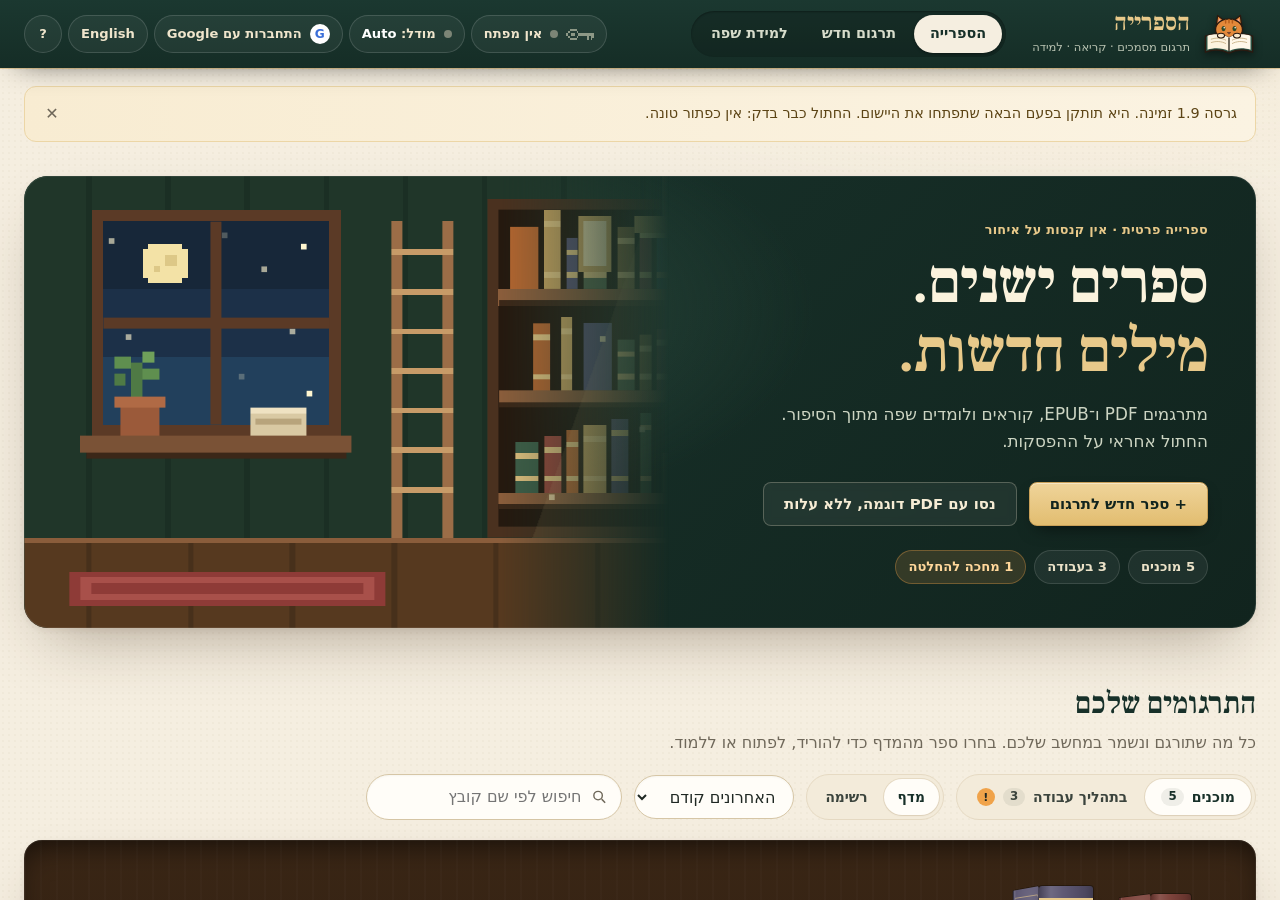
<file: index.html>
<!doctype html>
<html lang="he" dir="rtl">
<head>
<meta charset="utf-8">
<meta name="viewport" content="width=device-width, initial-scale=1">
<title>הספרייה</title>
<meta http-equiv="refresh" content="0; url=design/pixel-library/library.html">
</head>
<body>
<p><a href="design/pixel-library/library.html">לספרייה</a> · <a href="design/pixel-library/library-en.html">English</a> · <a href="design/pixel-library/index.html">אבות הטיפוס המוקדמים</a></p>
</body>
</html>
</file>
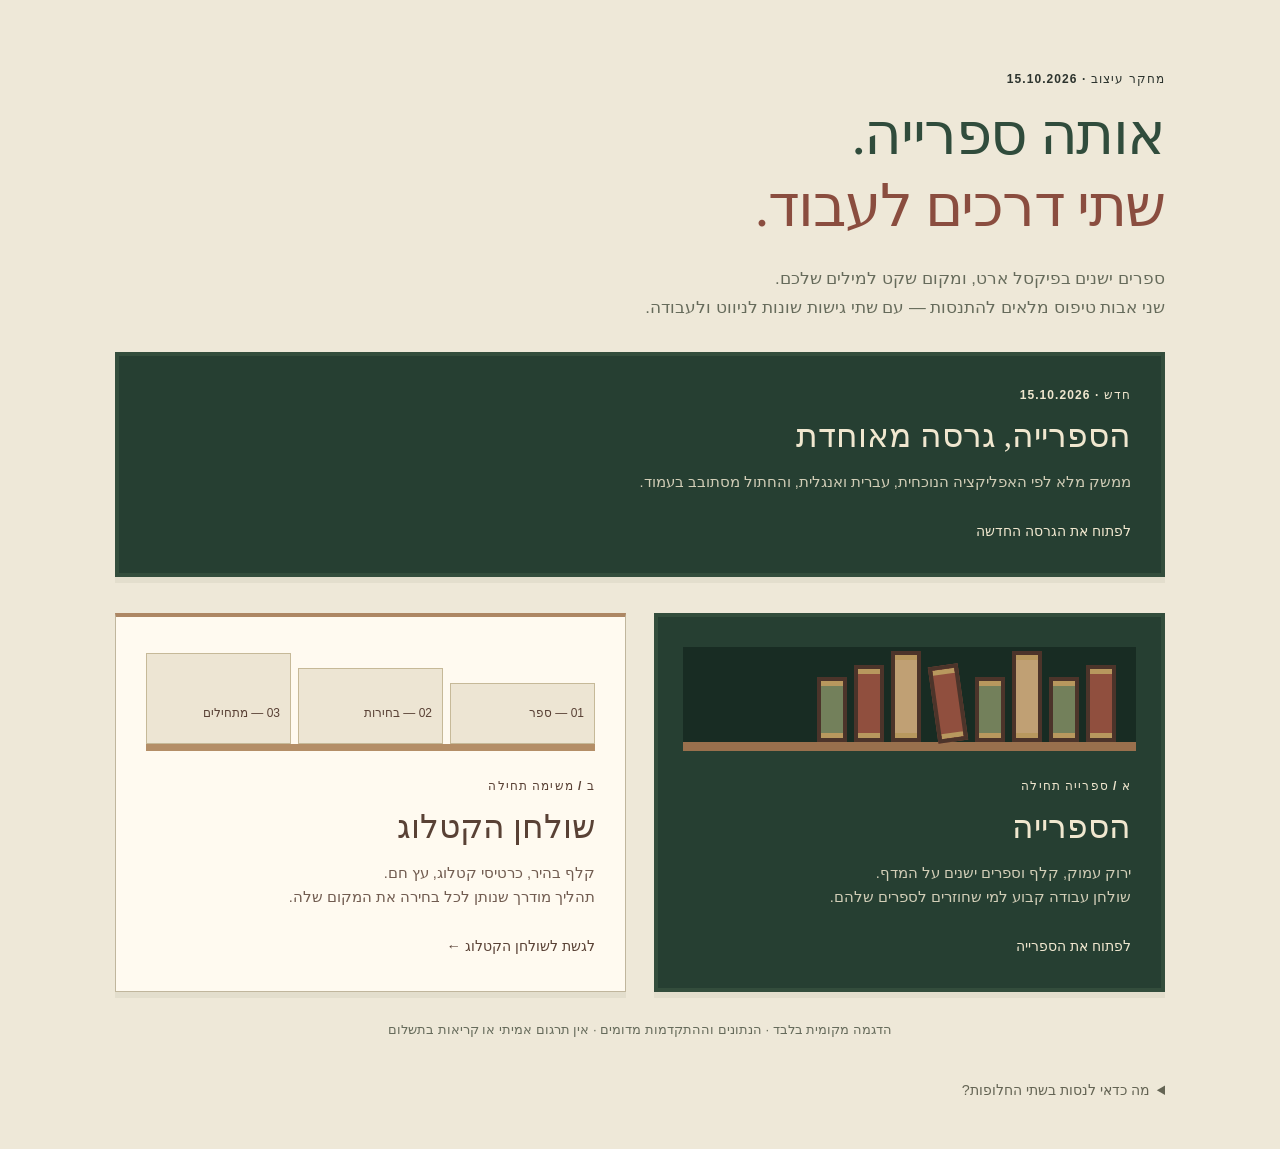
<file: design/pixel-library/index.html>
<!doctype html>
<html lang="he" dir="rtl"><head><meta charset="utf-8"><meta name="viewport" content="width=device-width, initial-scale=1"><title>שתי דרכים להיכנס לספרייה</title><link rel="stylesheet" href="styles.css"></head><body class="comparison"><main><span class="eyebrow">מחקר עיצוב · 15.10.2026</span><h1>אותה ספרייה.<br><em>שתי דרכים לעבוד.</em></h1><p class="intro">ספרים ישנים בפיקסל ארט, ומקום שקט למילים שלכם.<br>שני אבות טיפוס מלאים להתנסות — עם שתי גישות שונות לניווט ולעבודה.</p><a href="library.html" class="concept concept-a" style="display:block;margin:30px 0 0"><span class="eyebrow">חדש · 15.10.2026</span><h2>הספרייה, גרסה מאוחדת</h2><p>ממשק מלא לפי האפליקציה הנוכחית, עברית ואנגלית, והחתול מסתובב בעמוד.</p><span class="concept-link">לפתוח את הגרסה החדשה</span></a><div class="compare-grid"><a href="a.html" class="concept concept-a"><div class="mini-shelf" aria-hidden="true"><i></i><i></i><i></i><i></i><i></i><i></i><i></i><i></i></div><span class="eyebrow">א / ספרייה תחילה</span><h2>הספרייה</h2><p>ירוק עמוק, קלף וספרים ישנים על המדף.<br>שולחן עבודה קבוע למי שחוזרים לספרים שלהם.</p><span class="concept-link">לפתוח את הספרייה</span></a><a href="b.html" class="concept concept-b"><div class="mini-catalog" aria-hidden="true"><span>01 — ספר</span><span>02 — בחירות</span><span>03 — מתחילים</span></div><span class="eyebrow">ב / משימה תחילה</span><h2>שולחן הקטלוג</h2><p>קלף בהיר, כרטיסי קטלוג, עץ חם.<br>תהליך מודרך שנותן לכל בחירה את המקום שלה.</p><span class="concept-link">לגשת לשולחן הקטלוג ←</span></a></div><p class="demo-note">הדגמה מקומית בלבד · הנתונים וההתקדמות מדומים · אין תרגום אמיתי או קריאות בתשלום</p><details class="comparison-notes"><summary>מה כדאי לנסות בשתי החלופות?</summary><p>מצאו ספר בספרייה, בחרו קובץ או דוגמה, שנו רמת בדיקה ותקציב מדויק, הפעילו הדמיה ועצרו אותה, ערכו טיוטה והורידו דוגמה. עברו ללמידה ובחרו שפה, מאמץ ופרק. כל שינוי נשמר בזיכרון החלון עד לרענון.</p></details></main></body></html>
</file>
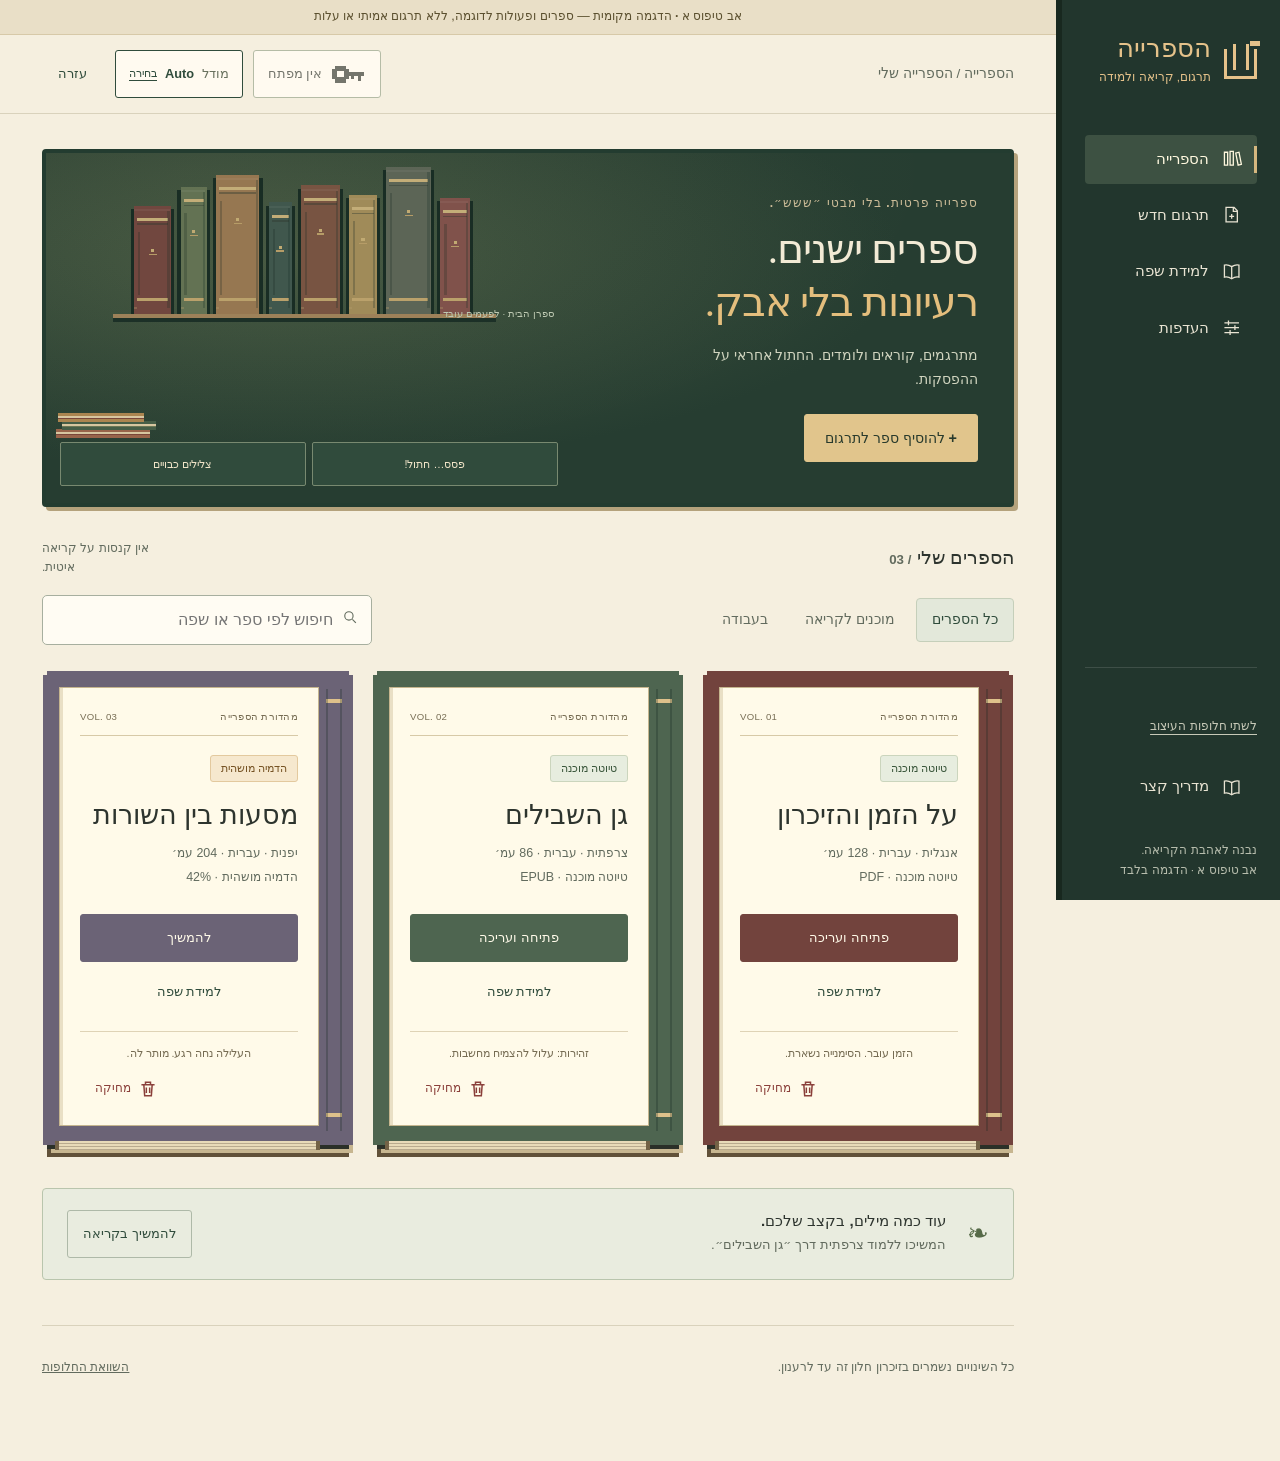
<file: design/pixel-library/a.html>
<!doctype html>
<html lang="he" dir="rtl"><head><meta charset="utf-8"><meta name="viewport" content="width=device-width, initial-scale=1"><meta name="color-scheme" content="light"><title>הספרייה · תרגום וקריאה</title><link rel="stylesheet" href="styles.css"><link rel="stylesheet" href="reading-room.css"><link rel="stylesheet" href="library-workbench.css"><link rel="stylesheet" href="library-motion.css"><script defer src="app.js"></script><script defer src="reading-room.js"></script><script defer src="library-workbench.js"></script><script defer src="library-motion.js"></script></head><body data-design="a"><a class="skip" href="#main">דילוג לתוכן</a><div id="app"></div><div id="announcer" class="sr-only" role="status" aria-live="polite"></div><div id="toast" class="toast" role="status" hidden></div><dialog id="modal" aria-labelledby="modal-title"></dialog><noscript>יש להפעיל JavaScript כדי להתנסות באב הטיפוס.</noscript></body></html>
</file>
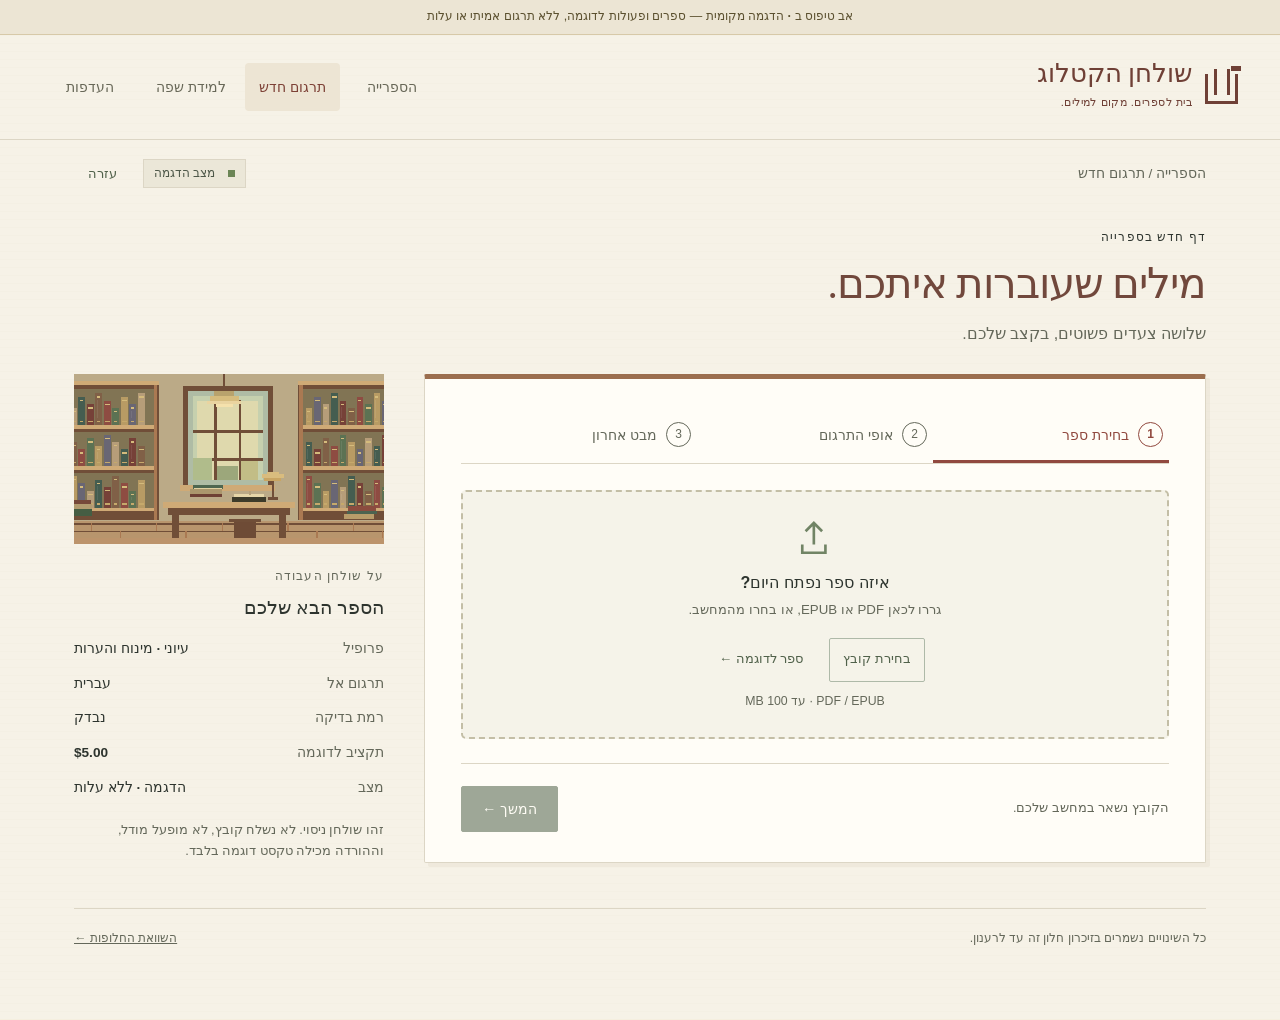
<file: design/pixel-library/b.html>
<!doctype html>
<html lang="he" dir="rtl"><head><meta charset="utf-8"><meta name="viewport" content="width=device-width, initial-scale=1"><meta name="color-scheme" content="light"><title>שולחן הקטלוג · אב טיפוס ב</title><link rel="stylesheet" href="styles.css"><script defer src="app.js"></script></head><body data-design="b"><a class="skip" href="#main">דילוג לתוכן</a><div id="app"></div><div id="announcer" class="sr-only" role="status" aria-live="polite"></div><div id="toast" class="toast" role="status" hidden></div><dialog id="modal" aria-labelledby="modal-title"></dialog><noscript>יש להפעיל JavaScript כדי להתנסות באב הטיפוס.</noscript></body></html>
</file>
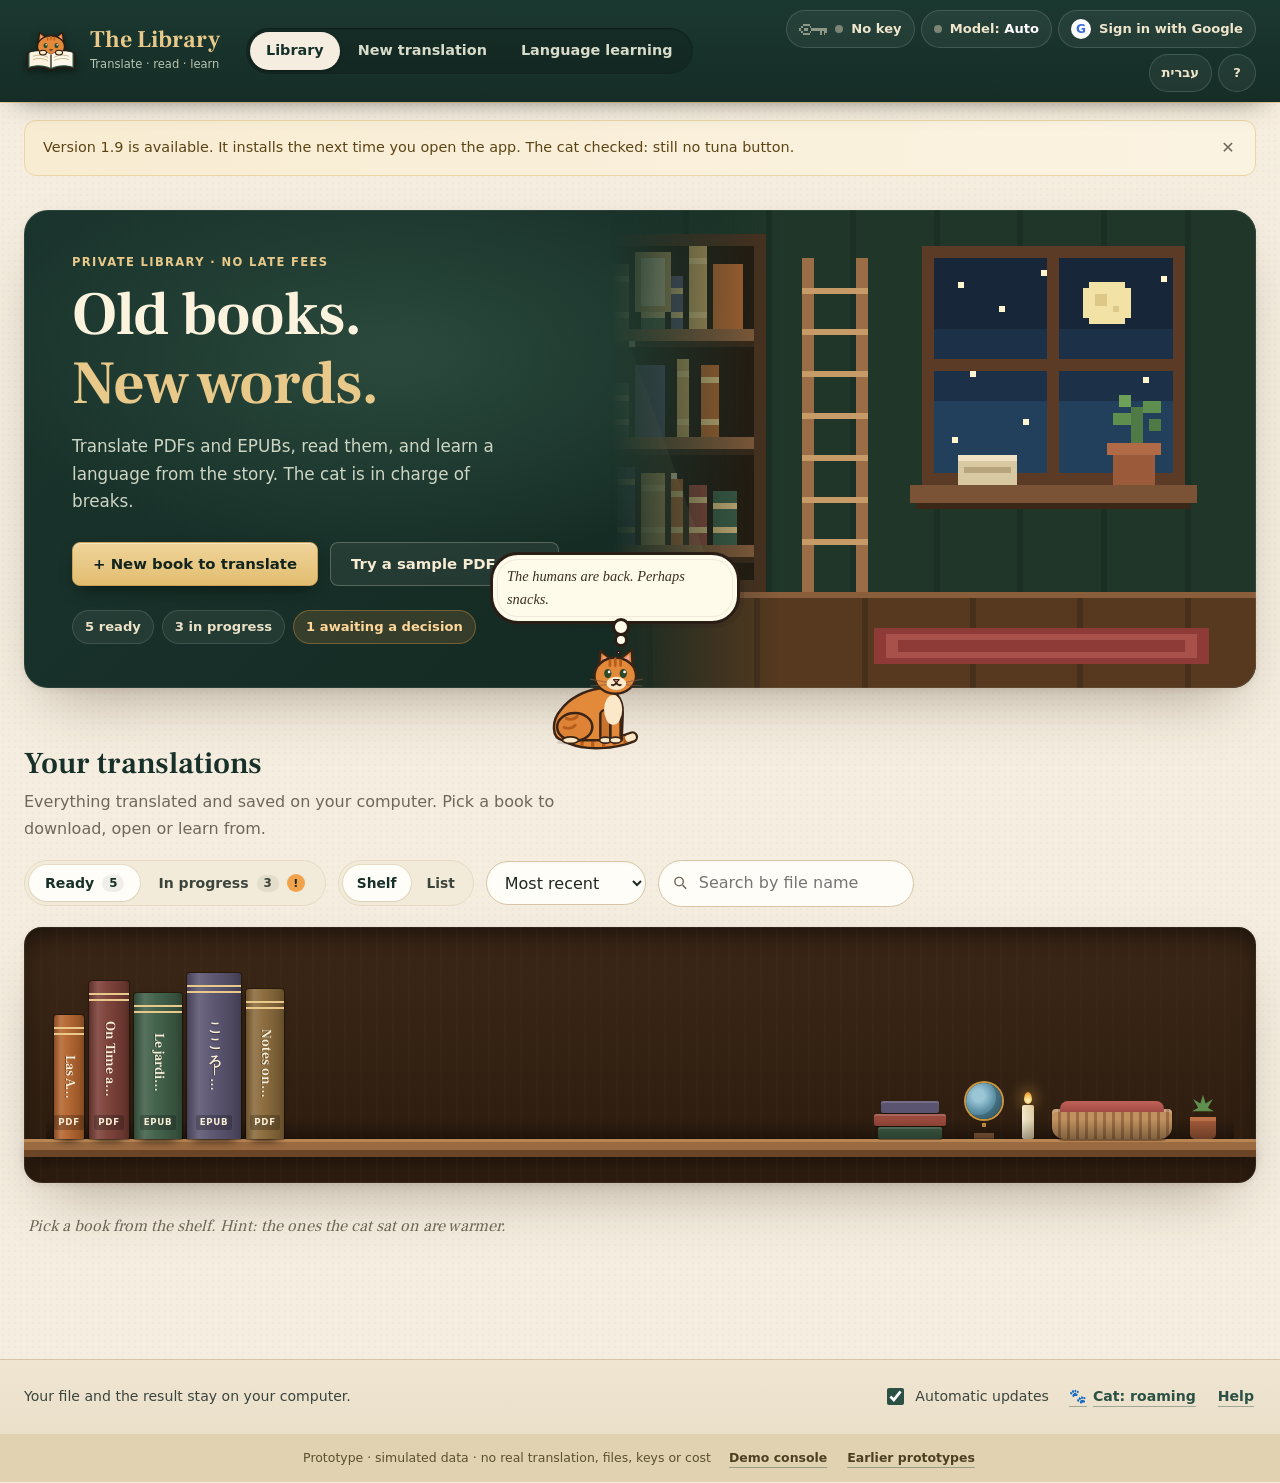
<file: design/pixel-library/library-en.html>
<!doctype html>
<html lang="en" dir="ltr" data-start-lang="en"><head><meta charset="utf-8"><meta name="viewport" content="width=device-width, initial-scale=1"><meta name="color-scheme" content="light"><title>The Library · translate, read, learn</title>
<link rel="stylesheet" href="library-app.css"><link rel="stylesheet" href="library-cat.css">
<script defer src="library-cat.js"></script><script defer src="library-app.js"></script></head>
<body><div id="app"></div><div id="announcer" class="sr-only" role="status" aria-live="polite"></div><div id="toasts" aria-live="polite"></div><dialog id="modal" aria-labelledby="modal-title"></dialog><noscript>יש להפעיל JavaScript. · Please enable JavaScript.</noscript></body></html>
</file>
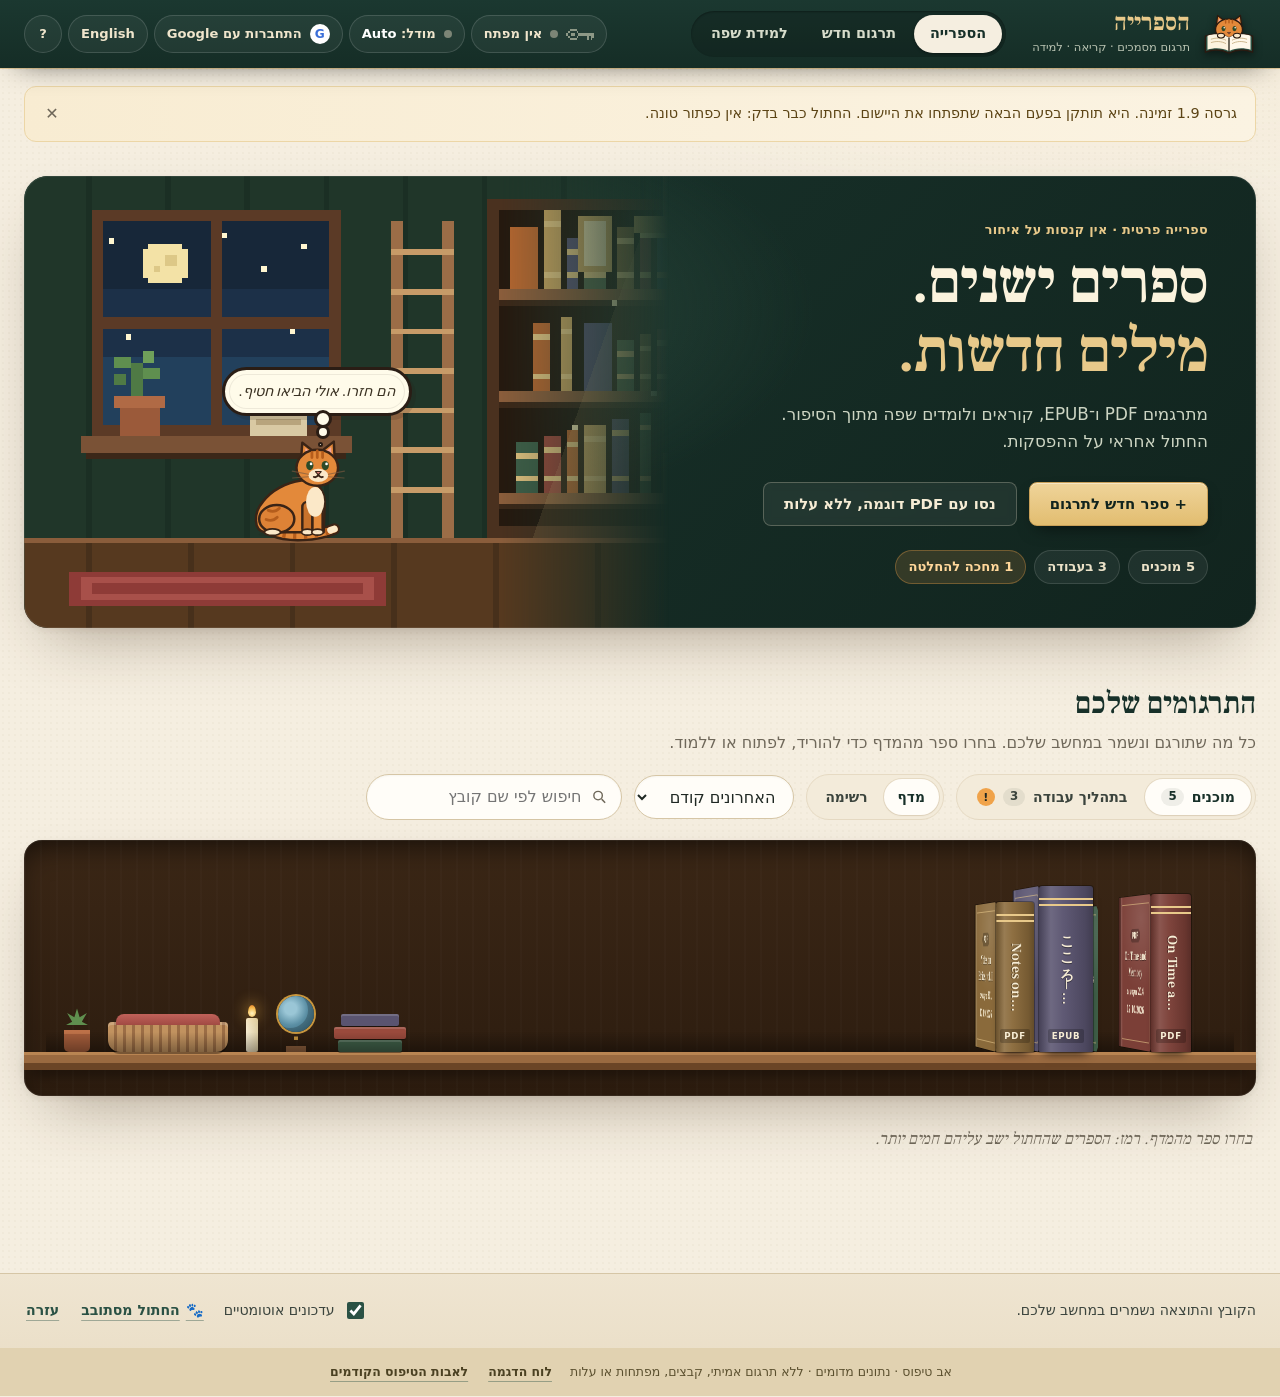
<file: design/pixel-library/library.html>
<!doctype html>
<html lang="he" dir="rtl"><head><meta charset="utf-8"><meta name="viewport" content="width=device-width, initial-scale=1"><meta name="color-scheme" content="light"><title>הספרייה · תרגום, קריאה ולמידה</title>
<link rel="stylesheet" href="library-app.css"><link rel="stylesheet" href="library-cat.css">
<script defer src="library-cat.js"></script><script defer src="library-app.js"></script></head>
<body><div id="app"></div><div id="announcer" class="sr-only" role="status" aria-live="polite"></div><div id="toasts" aria-live="polite"></div><dialog id="modal" aria-labelledby="modal-title"></dialog><noscript>יש להפעיל JavaScript. · Please enable JavaScript.</noscript></body></html>
</file>
<file: design/pixel-library/styles.css>
/* Original, dependency-free pixel library prototypes. Art is code-native SVG/CSS. */
:root{--paper:#f5efdf;--surface:#fffcf3;--ink:#2d342e;--muted:#626b5e;--line:#d9d2bc;--green:#304c3c;--accent:#8d403c;--gold:#c3a66e;--shadow:0 5px 0 #262a2110;font-family:"Segoe UI",Arial,sans-serif;font-size:16px;color:var(--ink);background:var(--paper);line-height:1.6;font-synthesis:none}
*{box-sizing:border-box}body{margin:0}button,input,textarea,select{font:inherit}button,a,input,textarea,summary{ -webkit-tap-highlight-color:transparent}button{cursor:pointer}button:disabled{cursor:default;opacity:.55}button,a{touch-action:manipulation}a{color:inherit}button{color:inherit}button:focus-visible,a:focus-visible,input:focus-visible,textarea:focus-visible,summary:focus-visible{outline:3px solid #b65d2e;outline-offset:4px}h1,h2,h3,p{margin:0}h1,h2,h3{line-height:1.3}h1{font-family:Georgia,"Noto Serif Hebrew","Times New Roman",serif;font-size:clamp(2.1rem,4vw,3.3rem);font-weight:500;letter-spacing:-.025em}h2{font-size:1.4rem;font-weight:650}h3{font-size:1.05rem}p{line-height:1.7}small,.small{font-size:.83rem}input[type=search],input[type=text],input[type=number],textarea{width:100%;border:1px solid #a7af9f;border-radius:5px;background:var(--surface);padding:11px 13px;min-height:46px;color:var(--ink)}input[type=range]{width:100%;height:44px;accent-color:var(--green);cursor:pointer}input[type=radio],input[type=checkbox]{accent-color:var(--green);width:18px;height:18px;flex:none}textarea{min-height:150px;resize:vertical;line-height:1.9}fieldset{border:0;padding:0;margin:0;min-width:0}legend{font-weight:650;padding:0;margin-bottom:10px}label{display:block}button{border:0;background:none}hr{border:0;border-top:1px solid var(--line);margin:22px 0}[hidden]{display:none!important}.sr-only{position:absolute;width:1px;height:1px;overflow:hidden;clip:rect(0,0,0,0);white-space:nowrap}.skip{position:fixed;top:-100px;right:20px;padding:12px 20px;background:#fff;z-index:100}.skip:focus{top:10px}.muted{color:var(--muted)}.eyebrow{font-size:.75rem;font-weight:700;letter-spacing:.09em;display:block;margin-bottom:10px}.pill{display:inline-flex;align-items:center;gap:7px;padding:4px 10px;border-radius:3px;border:1px solid var(--line);font-size:.76rem;font-weight:600;background:#ebe7d8;color:#4e5849;white-space:nowrap}.pill.ready{background:#e7eddf;color:#3b573c;border-color:#cbd5bd}.pill.warning{background:#f6e8ce;color:#765324;border-color:#e3c99e}.btn{display:inline-flex;align-items:center;justify-content:center;gap:10px;min-height:46px;padding:11px 20px;border:1px solid var(--green);border-radius:4px;background:var(--green);color:#fffdf4;text-decoration:none;font-weight:600;font-size:.9rem;line-height:1.4}.btn:hover{background:#243c2e}.btn.secondary{background:transparent;color:var(--green);border-color:#aeb9a8}.btn.secondary:hover{background:#e8ecdf}.btn.ghost{border-color:transparent;background:none;color:var(--green)}.btn.ghost:hover{background:#e4e8dc}.btn.small{font-size:.82rem;min-height:44px;padding:9px 13px}.btn.accent{background:var(--accent);border-color:var(--accent)}.row{display:flex;align-items:center;gap:12px;flex-wrap:wrap}.between{justify-content:space-between}.stack{display:grid;gap:20px}.panel{background:var(--surface);border:1px solid var(--line);border-radius:6px;padding:26px;box-shadow:var(--shadow)}.panel>h2{margin-bottom:14px}.page-heading{display:flex;justify-content:space-between;align-items:end;gap:20px;margin:0 0 27px}.page-heading p{margin-top:9px;color:var(--muted)}.section-title{display:flex;align-items:center;justify-content:space-between;gap:12px;margin:30px 0 18px}.section-title h2{font-size:1.2rem}.demo-bar{font-size:.78rem;text-align:center;background:#e9dfc7;color:#5b502f;padding:7px 14px;border-bottom:1px solid #d7c9a8}.demo-bar b{font-weight:650}.brand{text-decoration:none;display:flex;align-items:center;gap:13px}.brand strong{font-family:Georgia,"Times New Roman",serif;font-size:1.6rem;font-weight:500;display:block;line-height:1.1}.brand small{font-size:.7rem;letter-spacing:.04em}.logo-pixel{width:33px;height:30px;display:inline-block;position:relative;border:3px solid currentColor;border-top:0;margin-top:5px}.logo-pixel:before{content:"";position:absolute;top:-5px;right:5px;width:10px;height:26px;border-inline:3px solid currentColor}.logo-pixel:after{content:"";position:absolute;top:-8px;right:-6px;width:10px;height:5px;background:currentColor}.shell{min-height:100vh}.side-nav{width:224px;position:fixed;inset:0 0 0 auto;background:#22362d;color:#e9e4d3;padding:35px 23px 20px;display:flex;flex-direction:column;border-left:6px solid #18281f}.side-nav .brand{margin-bottom:46px;color:#e5c28a}.nav-list{display:grid;gap:7px}.nav-button{display:flex;align-items:center;gap:13px;text-align:start;padding:13px 14px;border-radius:4px;min-height:48px;font-size:.91rem;color:inherit;position:relative}.nav-button svg{width:21px;height:21px;flex:none}.nav-button:hover{background:#ffffff0c}.nav-button.active{color:#fff8df;background:#3d5142}.nav-button.active:before{content:"";width:3px;position:absolute;right:0;top:11px;bottom:11px;background:#d5b77f}.nav-divider{height:1px;background:#ffffff20;margin:24px 0}.sidebar-bottom{margin-top:auto;display:grid;gap:13px}.sidebar-bottom a{font-size:.78rem;color:#c7c9b8;text-underline-offset:4px}.side-footer{font-size:.74rem;color:#b7bdad;line-height:1.7;margin-top:15px}.sidebar-art{height:76px;overflow:hidden;opacity:.8;margin-top:20px}.body-area{margin-right:224px}.topline{min-height:76px;padding:15px 42px;display:flex;align-items:center;justify-content:space-between;border-bottom:1px solid var(--line);gap:16px}.breadcrumb{font-size:.85rem;color:var(--muted)}.top-tools{display:flex;align-items:center;gap:12px}.local-dot{width:7px;height:7px;background:#6b8555;display:inline-block;margin-inline-end:6px}.main{max-width:1230px;margin:auto;padding:35px 42px 50px;min-height:calc(100vh - 150px)}.app-footer{display:flex;align-items:center;justify-content:space-between;gap:14px;padding:20px 0;margin-top:45px;border-top:1px solid var(--line);font-size:.77rem;color:var(--muted)}.library-hero{display:grid;grid-template-columns:1fr 1.3fr;align-items:center;background:#293d33;color:#f2ead5;min-height:235px;border:4px solid #364b3c;overflow:hidden;position:relative;margin-bottom:32px}.hero-copy{padding:26px 30px;z-index:1}.hero-copy .eyebrow{color:#cdbd99}.hero-copy h1{font-size:2.25rem;line-height:1.4}.hero-copy p{color:#d0d4bf;font-size:.88rem;margin:10px 0 22px}.library-hero .btn{background:#e1c58c;color:#283a2c;border-color:#e1c58c}.scene{display:block;width:100%;height:100%;min-height:210px;object-fit:cover;image-rendering:pixelated}.hero-art{height:245px;align-self:stretch;overflow:hidden}.toolbar{display:flex;align-items:center;justify-content:space-between;gap:18px;margin-bottom:24px;flex-wrap:wrap}.search{position:relative;max-width:330px;flex:1;min-width:170px}.search input{padding-inline-start:38px;background:#fffcf3}.search svg{position:absolute;right:12px;top:14px;width:18px;height:18px;color:var(--muted)}.filter-group{display:flex;gap:5px;flex-wrap:wrap}.filter{border:1px solid transparent;border-radius:4px;min-height:44px;padding:9px 15px;font-size:.85rem;color:var(--muted)}.filter.active{background:#e3e8da;color:#304c3c;border-color:#c5cfba;font-weight:650}.books{display:grid;grid-template-columns:repeat(3,minmax(0,1fr));gap:20px}.book-card{background:var(--surface);border:1px solid var(--line);border-radius:5px;overflow:hidden;box-shadow:var(--shadow)}.book-art{height:177px;display:flex;align-items:end;justify-content:center;background:#e6e0cf;border-bottom:6px solid #ba9672;position:relative;padding:22px 30px 0;overflow:hidden}.book-art:after{content:"";position:absolute;left:0;right:0;bottom:0;height:5px;background:#795e47}.book-cover{height:150px;width:111px;background:var(--cover,#6b433c);color:#e4cfa3;position:relative;box-shadow:-5px 0 #392e2599,4px 0 #d5c6a4,8px 0 #b9a984,12px 7px 0 #3a2c251c;border:3px solid #432e2599;border-left:7px solid #392b2444;display:flex;align-items:center;justify-content:center;padding:13px;text-align:center;font-family:Georgia,"Times New Roman",serif;font-size:1rem;line-height:1.7;transform:rotate(-3deg)}.book-cover:before{content:"";position:absolute;inset:8px;border:1px solid #b3996366}.book-cover:after{content:"✦";position:absolute;bottom:7px;font-size:11px}.book-art .little-book{position:absolute;height:100px;width:24px;bottom:0;left:25px;background:#5a6e55;border:4px solid #45503b;box-shadow:inset 0 7px #b9a16a,inset 0 -8px #b9a16a;transform:rotate(6deg)}.book-body{padding:19px 20px 20px}.book-body h3{font-size:1.05rem;margin-top:11px}.book-meta{font-size:.79rem;color:var(--muted);margin:6px 0 18px}.book-actions{display:flex;gap:9px}.book-actions .btn{flex:1;padding:9px;font-size:.8rem}.continue-card{display:flex;align-items:center;gap:21px;margin-top:26px;padding:21px 24px;border:1px solid #b9c5ad;background:#e9ecdf;border-radius:4px}.continue-card .bookmark{font-size:1.6rem;color:#566a48}.continue-card h3{font-size:.94rem}.continue-card p{font-size:.83rem;color:var(--muted);margin-top:4px}.continue-card .btn{margin-inline-start:auto;white-space:nowrap}.empty{padding:55px 20px;text-align:center;border:1px dashed var(--line);background:#fffcf380;grid-column:1/-1}.empty p{color:var(--muted);margin:12px 0 18px}.workspace-grid{display:grid;grid-template-columns:minmax(0,1fr) 280px;gap:25px;align-items:start}.intro-note{border-inline-start:3px solid var(--gold);padding-inline-start:14px;margin:15px 0 24px;color:var(--muted);font-size:.9rem}.drop-zone{display:grid;place-items:center;text-align:center;border:2px dashed #b5bda7;background:#f0f1e7;border-radius:5px;min-height:180px;padding:26px;transition:background .15s}.drop-zone.drag{background:#dae5cf;border-color:var(--green)}.drop-zone h3{margin:12px 0 5px;font-size:1.1rem}.drop-zone p{font-size:.83rem;color:var(--muted);margin-bottom:16px}.drop-zone svg{width:43px;height:43px;color:#718465}.drop-zone .file-name{max-width:100%;overflow-wrap:anywhere;font-size:1rem}.file-input{position:absolute;width:1px;height:1px;opacity:0;pointer-events:none}.selected-meta{display:flex;gap:8px;justify-content:center;margin-top:10px;font-size:.77rem;color:var(--muted)}.field-group{margin-top:25px;display:grid;gap:24px}.choices{display:flex;gap:8px;flex-wrap:wrap}.choice{display:flex;align-items:center;gap:9px;border:1px solid #bdc4b3;background:#fffdf6;min-height:48px;padding:10px 15px;border-radius:4px;cursor:pointer;flex:1;min-width:110px;font-size:.89rem}.choice:has(input:checked){background:#e7ecde;border-color:#5e7557;box-shadow:inset 0 0 0 1px #5e7557}.choice:has(input:focus-visible){outline:3px solid #b65d2e;outline-offset:3px}.choice small{font-size:.75rem;display:block;color:var(--muted)}.choice input{margin:0}.control-head{display:flex;justify-content:space-between;align-items:center;gap:14px;margin-bottom:4px;font-weight:650;font-size:.94rem}.value{font-size:.84rem;font-weight:650;color:var(--green);background:#e5eadc;padding:3px 10px;border-radius:3px}.range-labels{display:flex;justify-content:space-between;gap:8px;font-size:.8rem;color:var(--muted);margin-bottom:2px}.help-text{font-size:.81rem;color:var(--muted);margin-top:7px}.budget-row{display:flex;align-items:center;gap:18px}.budget-row input[type=number]{width:100px;direction:ltr;text-align:center}.budget-row input[type=range]{flex:1;min-width:0}.advanced{border-top:1px solid var(--line);margin-top:24px;padding-top:7px}.advanced summary{min-height:48px;cursor:pointer;padding:11px 0;font-size:.87rem;font-weight:600}.advanced .stack{padding:12px 0}.inline-check{display:flex;align-items:start;gap:10px;font-size:.86rem}.inline-check input{margin-top:5px}.form-actions{display:flex;align-items:center;justify-content:space-between;gap:14px;border-top:1px solid var(--line);padding-top:22px;margin-top:24px;flex-wrap:wrap}.form-actions p{font-size:.79rem;color:var(--muted)}.summary-card{position:sticky;top:25px}.summary-card .eyebrow{color:var(--muted)}.summary-card h3{margin:10px 0 17px;font-size:1.18rem}.summary-lines{display:grid;gap:13px}.summary-line{display:flex;justify-content:space-between;align-items:start;gap:12px;font-size:.85rem}.summary-line span{color:var(--muted)}.summary-line strong{font-weight:600;text-align:end;overflow-wrap:anywhere}.summary-card .tiny-scene{height:95px;overflow:hidden;border:2px solid #817050;margin-bottom:20px}.summary-card .scene{min-height:95px}.summary-card p{font-size:.8rem;color:var(--muted);margin-top:20px}.error{font-size:.86rem;color:#8b302f;background:#f7e5df;border:1px solid #d7a99b;border-radius:3px;padding:11px 14px;margin:14px 0}.steps{display:flex;gap:0;margin:0 0 26px;padding:0;list-style:none;border-bottom:1px solid var(--line)}.steps li{flex:1;display:flex;gap:9px;align-items:center;font-size:.87rem;padding:13px 6px;border-bottom:3px solid transparent;color:var(--muted)}.steps li.current{border-color:var(--accent);color:var(--accent);font-weight:650}.steps li.done{color:var(--green)}.step-number{width:25px;height:25px;display:inline-grid;place-items:center;border:1px solid currentColor;font-size:.75rem;border-radius:50%}.review-levels{margin-top:7px;display:grid;grid-template-columns:repeat(3,1fr);gap:6px}.review-levels button{min-height:44px;font-size:.8rem;border:1px solid transparent;border-radius:3px;padding:7px}.review-levels button[aria-pressed=true]{background:#e7ecde;border-color:#b6c4a5;font-weight:600}.job-center{max-width:800px;margin:0 auto}.job-scene{height:185px;overflow:hidden;max-width:500px;margin:0 auto 25px;border:4px solid #786747}.job-scene .scene{min-height:185px}.job-status{text-align:center;margin:20px 0 28px}.job-status h1{font-size:2.1rem;margin:9px 0}.job-status p{color:var(--muted);overflow-wrap:anywhere}.progress-heading{display:flex;justify-content:space-between;align-items:center;margin-bottom:12px;font-size:.9rem}progress{width:100%;height:12px;accent-color:var(--green);border:0;background:#dedecf;display:block}progress::-webkit-progress-bar{background:#dedecf;border-radius:2px}progress::-webkit-progress-value{background:#607b50;border-radius:2px}.job-stages{display:grid;grid-template-columns:repeat(4,1fr);gap:10px;padding:23px 0 0}.job-stage{font-size:.8rem;color:var(--muted);display:flex;align-items:center;gap:7px}.stage-dot{width:8px;height:8px;display:inline-block;flex:none;background:#c8cbbd}.job-stage.done .stage-dot{background:#617b50}.job-actions{display:flex;justify-content:center;gap:12px;margin:25px 0}.notice{padding:14px 17px;border:1px solid #d5c5a3;background:#f4ead4;color:#685533;font-size:.85rem;border-radius:4px}.result-layout{display:grid;grid-template-columns:230px minmax(0,1fr);gap:35px}.result-layout .book-art{height:265px;border:1px solid var(--line);border-bottom:7px solid #b3936e;border-radius:4px}.result-layout .book-cover{height:205px;width:145px;font-size:1.3rem;margin-bottom:5px}.result-heading{margin:8px 0 24px}.result-heading h1{margin:12px 0;font-size:2.3rem}.result-heading p{color:var(--muted)}.result-actions{display:flex;gap:10px;flex-wrap:wrap;margin:24px 0}.review-panel{margin-top:26px}.review-columns{display:grid;grid-template-columns:1fr 1fr;gap:20px;direction:ltr;margin:20px 0}.review-columns>section{min-width:0}.review-columns h3{font-size:.87rem;margin-bottom:12px;color:var(--muted)}.source-text{padding:17px;background:#efeee5;border:1px solid var(--line);border-radius:3px;min-height:210px;line-height:2;font-family:Georgia,serif;font-size:1.1rem}.review-columns textarea{min-height:210px}.review-findings{background:#f7edd7;padding:14px 18px;border-inline-start:3px solid #bb9855;font-size:.85rem}.reader-settings{display:flex;gap:20px;align-items:center;flex-wrap:wrap}.reader-settings .size-control{max-width:220px;flex:1}.learning-layout{display:grid;grid-template-columns:300px minmax(0,1fr);gap:25px}.learning-config{padding:22px}.learning-config>h2{margin-bottom:20px}.languages{display:grid;grid-template-columns:1fr 1fr;gap:7px}.languages .choice{padding:8px 10px;min-width:0;font-size:.81rem}.learning-config .control-head{margin-top:24px}.chapter-stepper{display:flex;gap:7px;align-items:center;margin:12px 0}.chapter-stepper input{min-width:0;text-align:center}.chapter-stepper .btn{padding:10px 15px}.reader{padding:30px 38px;background:#fffcf4;border:1px solid var(--line);border-radius:4px}.reader-top{display:flex;align-items:center;justify-content:space-between;gap:10px;margin-bottom:22px}.reader-top h2{font-size:1.18rem}.reader-copy{font-family:Georgia,"Times New Roman",serif;line-height:2.1;font-size:var(--reader-size,20px);max-width:58ch}.reader-copy p{margin:18px 0;line-height:2.1}.gloss-word{font-family:inherit;font-size:inherit;line-height:1.5;color:#45613b;border-bottom:2px dotted #6f875b;background:#e5ebdb;padding:0 5px;min-height:44px}.gloss-box{border:1px solid #a8b99a;background:#eef2e7;margin:20px 0;padding:13px 16px;display:flex;align-items:center;justify-content:space-between;gap:15px;font-size:.9rem}.reader-bottom{margin-top:28px;border-top:1px solid var(--line);padding-top:20px}.learning-progress{margin-top:24px}.vocab{display:grid;grid-template-columns:repeat(3,1fr);gap:12px;margin-top:16px}.vocab div{border:1px solid var(--line);padding:13px;background:#faf7ed;border-radius:3px;font-size:.88rem}.vocab small{display:block;color:var(--muted)}.settings-grid{display:grid;grid-template-columns:1fr 1fr;gap:20px}.settings-grid h3{margin-bottom:12px}.settings-grid p{font-size:.86rem;color:var(--muted);margin:10px 0 20px}.settings-grid .wide{grid-column:1/-1}.setting-row{display:flex;align-items:center;justify-content:space-between;gap:15px;border-bottom:1px solid var(--line);padding:16px 0}.setting-row h3{font-size:.91rem;margin:0}.setting-row p{margin:5px 0 0;font-size:.8rem}.toast{position:fixed;bottom:25px;left:25px;background:#243f31;color:#fff8e8;padding:14px 23px;border:1px solid #94a686;box-shadow:0 5px 25px #0002;max-width:calc(100vw - 40px);z-index:90;font-size:.9rem;border-radius:4px}dialog{width:min(530px,calc(100% - 32px));max-height:calc(100dvh - 32px);overflow:auto;background:var(--surface);color:var(--ink);border:1px solid #8f9b82;border-radius:6px;padding:28px;box-shadow:0 20px 100px #152d2244}dialog::backdrop{background:#16291fc0}dialog h2{margin-bottom:16px}dialog p{font-size:.9rem;color:var(--muted);margin:15px 0}.dialog-actions{display:flex;gap:12px;flex-wrap:wrap;margin-top:25px}.dialog-summary{padding:16px;background:#eceee1;border:1px solid var(--line);font-size:.88rem;line-height:2}.dialog-heading{display:flex;justify-content:space-between;align-items:start;gap:12px}.dialog-heading .btn{margin-top:-10px;margin-inline-end:-10px;padding:10px 15px}.no-art .scene,.no-art .book-art,.no-art .sidebar-art{visibility:hidden}.no-art .hero-art{opacity:0}.no-art .library-hero{grid-template-columns:1fr}.no-art .hero-art{display:none}
/* B: card catalogue. Top navigation, lighter room, staged choices. */
body[data-design=b]{--paper:#f6f2e7;--surface:#fffdf7;--ink:#393b31;--muted:#64685a;--green:#50614a;--accent:#91493f;--line:#dcd6c5;background:repeating-linear-gradient(0deg,transparent 0 7px,#9c865005 7px 8px),var(--paper)}body[data-design=b] .body-area{margin:0} .catalog-header{max-width:1300px;margin:auto;display:flex;align-items:center;justify-content:space-between;gap:25px;padding:25px 42px;border-bottom:1px solid var(--line)}.catalog-header .brand{color:#6f4036}.catalog-nav{display:flex;gap:5px}.catalog-nav .nav-button{color:#686858;font-size:.87rem;min-width:95px;justify-content:center}.catalog-nav .nav-button.active{background:#ede5d4;color:#7d4136}.catalog-nav .nav-button.active:before{display:none}.catalog-nav .nav-button svg{display:none}body[data-design=b] .topline{max-width:1216px;margin:0 auto;min-height:56px;padding:12px 42px;border-bottom:0}body[data-design=b] .main{padding-top:20px;max-width:1216px}body[data-design=b] .demo-bar{background:#ece5d4}body[data-design=b] .page-heading h1{font-size:2.6rem;color:#71483c}body[data-design=b] .workspace-grid{grid-template-columns:minmax(0,1fr) 310px;gap:40px}body[data-design=b] .panel{border-radius:2px;box-shadow:4px 4px 0 #c5bda52a}body[data-design=b] .wizard-panel{padding:30px 36px;border-top:5px solid #9b6e4e}body[data-design=b] .summary-card{border:0;background:none;box-shadow:none;padding:0;position:static}body[data-design=b] .summary-card .tiny-scene{height:170px;border:0;border-bottom:6px solid #bc946c;margin-bottom:23px}body[data-design=b] .summary-card .scene{min-height:170px}body[data-design=b] .drop-zone{min-height:235px;background:#f5f3e9;border-color:#c3bea6}body[data-design=b] .btn{border-radius:2px}body[data-design=b] .library-hero{background:#ece4d1;color:#503e30;border-color:#b5946f;border-width:0 0 6px;grid-template-columns:1.15fr 1fr}body[data-design=b] .hero-copy h1{color:#70483c}body[data-design=b] .hero-copy .eyebrow,body[data-design=b] .hero-copy p{color:#70654e}body[data-design=b] .library-hero .btn{background:#50614a;color:white;border-color:#50614a}body[data-design=b] .books{grid-template-columns:1fr}body[data-design=b] .book-card{display:grid;grid-template-columns:130px 1fr;border-inline-start:5px solid #af9270;border-radius:0;overflow:visible}body[data-design=b] .book-art{height:170px;padding:25px 15px 0;border-bottom:0;background:#ebe6d7}body[data-design=b] .book-cover{width:83px;height:127px;font-size:.85rem}body[data-design=b] .book-art .little-book{display:none}body[data-design=b] .book-art:after{display:none}body[data-design=b] .book-body{position:relative;padding:23px 27px}body[data-design=b] .book-body h3{margin-top:0;font-size:1.2rem}body[data-design=b] .book-body>.pill{float:left}body[data-design=b] .book-meta{margin-top:10px}body[data-design=b] .book-actions{position:absolute;left:26px;bottom:20px}body[data-design=b] .book-actions .btn{flex:none;min-width:110px}body[data-design=b] .result-layout .book-art{height:270px;border-bottom:6px solid #b5946f}body[data-design=b] .result-layout .book-cover{width:145px;height:210px;font-size:1.3rem}body[data-design=b] .reader{background:#fffef9;border-top:4px solid #b79e79}body[data-design=b] .pill{border-radius:0}
/* Comparison entry */
.comparison{background:#eee8d8}.comparison>main{max-width:1120px;margin:auto;padding:70px 35px 35px}.comparison h1{font-size:3.6rem;color:#304c3c;line-height:1.25}.comparison h1 em{font-style:normal;color:#8a4d3f}.comparison .intro{margin-top:22px;color:#666b5b;font-size:1.05rem}.compare-grid{display:grid;grid-template-columns:1fr 1fr;gap:28px;margin:36px 0 27px}.concept{padding:30px;text-decoration:none;border:1px solid #c0b69d;display:block;box-shadow:0 6px 0 #4b4a2910;transition:transform .15s}.concept:hover{transform:translateY(-3px)}.concept-a{background:#263f32;color:#f0e7cf;border:4px solid #334d3c}.concept-b{background:#fffaf0;color:#594135;border-top:4px solid #ad8764}.concept h2{font-family:Georgia,"Times New Roman",serif;font-size:2.05rem;margin:10px 0 12px;font-weight:500}.concept p{font-size:.91rem;opacity:.85}.concept-link{display:block;margin-top:25px;font-size:.9rem;font-weight:650}.mini-shelf{height:104px;display:flex;align-items:end;gap:7px;border-bottom:9px solid #99704d;padding:0 20px;margin:0 -5px 26px;background:#182c23}.mini-shelf i{display:block;width:30px;height:77px;background:#904f3e;border:4px solid #4c342a;box-shadow:inset 0 5px #b8985e,inset 0 -5px #b8985e}.mini-shelf i:nth-child(2n){height:65px;background:#73805b}.mini-shelf i:nth-child(3n){height:91px;background:#c0a074}.mini-shelf i:nth-child(5){transform:rotate(-8deg);margin:0 5px}.mini-catalog{height:104px;display:flex;gap:7px;align-items:end;margin-bottom:26px;border-bottom:7px solid #b48e67}.mini-catalog span{flex:1;padding:20px 10px;background:#ede5d3;border:1px solid #c6b998;font-size:.75rem}.mini-catalog span:nth-child(2){padding-top:35px}.mini-catalog span:nth-child(3){padding-top:50px}.demo-note{font-size:.83rem;color:#666b5b;text-align:center}.comparison-notes{margin-top:25px;font-size:.9rem;color:#646454}.comparison-notes summary{padding:12px 0;cursor:pointer;min-height:44px}.comparison-notes p{margin-top:10px}
@media(min-width:1600px){.main{padding-top:45px}.library-hero{min-height:280px}.hero-art{height:280px}}
@media(max-width:1150px){.side-nav{width:188px;padding-inline:16px}.body-area{margin-right:188px}.main{padding-inline:26px}.topline{padding-inline:26px}.books{gap:14px}.book-actions{flex-wrap:wrap}.workspace-grid{grid-template-columns:minmax(0,1fr) 240px;gap:20px}.hero-copy{padding:24px}.hero-copy h1{font-size:1.9rem}.learning-layout{grid-template-columns:260px minmax(0,1fr);gap:18px}.reader{padding:25px}.catalog-header{padding-inline:28px}body[data-design=b] .workspace-grid{grid-template-columns:minmax(0,1fr) 260px;gap:28px}.catalog-header .brand strong{font-size:1.35rem}}
@media(max-width:900px){.books{grid-template-columns:repeat(2,minmax(0,1fr))}.library-hero{grid-template-columns:1fr}.hero-art{height:170px;grid-row:1}.hero-art .scene{min-height:170px}.hero-copy{padding:24px}.hero-copy h1{font-size:2rem}.workspace-grid{grid-template-columns:1fr}.summary-card{position:static}.summary-card .tiny-scene{display:none}.learning-layout{grid-template-columns:1fr}.learning-config .languages{grid-template-columns:repeat(3,1fr)}.learning-config .control-head{margin-top:16px}.catalog-header{flex-wrap:wrap;gap:15px}.catalog-nav{margin-inline-start:auto}.catalog-nav .nav-button{min-width:75px;padding-inline:10px}body[data-design=b] .workspace-grid{grid-template-columns:1fr}body[data-design=b] .summary-card .tiny-scene{display:none}body[data-design=b] .summary-card{border:1px solid var(--line);background:#eee8d8;padding:23px}.settings-grid{grid-template-columns:1fr}.settings-grid .wide{grid-column:auto}}
@media(max-width:680px){.side-nav{position:static;width:auto;padding:18px 18px 0;border-left:0;border-bottom:5px solid #172a20;display:block}.side-nav .brand{margin-bottom:17px}.side-nav .brand strong{font-size:1.4rem}.nav-list{display:flex;gap:3px;justify-content:space-between}.nav-button{padding:10px;gap:6px;font-size:.79rem;flex:1;justify-content:center;min-height:48px}.nav-button svg{width:17px;height:17px}.nav-button.active:before{top:auto;bottom:0;left:15px;right:15px;width:auto;height:3px}.sidebar-bottom,.nav-divider,.side-footer,.sidebar-art{display:none}.body-area{margin:0}.topline{min-height:50px;padding:10px 18px}.topline .pill{font-size:.69rem}.breadcrumb{font-size:.78rem}.top-tools{gap:5px}.main{padding:22px 18px 30px}.demo-bar{font-size:.69rem;padding:6px 12px}.page-heading{align-items:start;margin-bottom:22px;gap:12px}.page-heading h1{font-size:2.1rem}.page-heading p{font-size:.86rem}.page-heading>.btn{font-size:.79rem;padding:10px 12px;white-space:nowrap}.books{gap:13px}.book-art{height:148px;padding:18px 17px 0}.book-cover{height:126px;width:88px;font-size:.85rem}.book-art .little-book{left:12px;width:18px;height:85px}.book-body{padding:15px 13px}.book-body h3{font-size:.96rem}.book-meta{font-size:.73rem;min-height:38px;margin-bottom:12px}.book-actions .btn{min-width:100%;font-size:.78rem}.hero-copy h1{font-size:2rem}.hero-copy{padding:24px}.hero-art{height:150px}.hero-art .scene{min-height:150px}.library-hero{margin-bottom:24px}.toolbar{gap:12px}.search{max-width:none;flex-basis:100%}.filter{padding:7px 13px;font-size:.8rem}.continue-card{padding:17px;gap:12px;flex-wrap:wrap}.continue-card .bookmark{display:none}.continue-card .btn{margin:0;width:100%}.panel{padding:21px 18px}.choice{padding:10px 12px;min-width:90px;font-size:.84rem}.summary-card{padding:21px}.form-actions .btn{width:100%}.form-actions p{width:100%;text-align:center}.job-stages{grid-template-columns:1fr 1fr;gap:14px}.job-scene{height:145px}.job-status h1{font-size:1.9rem}.job-actions{flex-wrap:wrap}.job-actions .btn{flex:1}.result-layout{grid-template-columns:1fr;gap:25px}.result-layout .book-art{display:none}.result-heading h1{font-size:2rem}.review-columns{grid-template-columns:1fr}.reader{padding:24px 20px}.learning-config .languages{grid-template-columns:repeat(2,1fr)}.reader-top{flex-wrap:wrap}.reader-copy{font-size:var(--reader-size,20px)}.vocab{grid-template-columns:1fr}.app-footer{font-size:.7rem;align-items:start;flex-wrap:wrap}.catalog-header{padding:20px 18px 0;display:block;border-bottom:3px solid #b19670}.catalog-header .brand{margin-bottom:17px}.catalog-nav{gap:0}.catalog-nav .nav-button{min-width:0;padding:11px 8px;flex:1;font-size:.77rem;border-radius:0}.catalog-header .brand strong{font-size:1.5rem}body[data-design=b] .topline{padding:12px 18px}body[data-design=b] .main{padding:18px}body[data-design=b] .page-heading h1{font-size:2.15rem}body[data-design=b] .wizard-panel{padding:22px 18px}body[data-design=b] .library-hero{grid-template-columns:1fr}body[data-design=b] .book-card{grid-template-columns:90px 1fr}body[data-design=b] .book-art{padding:27px 10px 0;height:180px}body[data-design=b] .book-cover{width:64px;height:110px;font-size:.72rem;padding:8px}body[data-design=b] .book-body{padding:17px 15px}body[data-design=b] .book-body>.pill{float:none;margin-bottom:9px;font-size:.67rem}body[data-design=b] .book-body h3{font-size:1.03rem}body[data-design=b] .book-meta{margin:7px 0 10px;min-height:0}body[data-design=b] .book-actions{position:static;gap:5px;flex-wrap:wrap}body[data-design=b] .book-actions .btn{min-width:80px;font-size:.74rem;padding:8px;min-height:44px;flex:1}.steps li{font-size:.76rem;gap:6px}.step-number{width:23px;height:23px}.comparison>main{padding:40px 22px}.comparison h1{font-size:2.65rem}.comparison .intro{font-size:.93rem}.compare-grid{grid-template-columns:1fr;gap:23px}.concept{padding:25px}.mini-shelf i{width:26px}.demo-note{font-size:.77rem}.dialog-actions .btn{flex:1}}
@media(max-width:360px){.books{grid-template-columns:1fr}.book-art{height:170px}.book-cover{height:145px;width:105px}.book-meta{min-height:0}.book-actions{flex-wrap:nowrap}.book-actions .btn{min-width:0}.main{padding-inline:14px}.nav-button{font-size:.72rem;padding-inline:7px}.nav-button svg{display:none}.topline .pill{font-size:.63rem;padding-inline:6px}.hero-copy h1{font-size:1.8rem}.choices .choice{min-width:80px}.catalog-nav .nav-button{font-size:.72rem}}
@media(prefers-reduced-motion:reduce){body:not([data-design=a]) *,body:not([data-design=a]) *:before,body:not([data-design=a]) *:after{animation:none!important;transition:none!important;scroll-behavior:auto!important}}
.result-heading h1,.summary-card h3{overflow-wrap:anywhere}
.no-art .book-art,.no-art .sidebar-art{display:none}
.no-art .book-card,.no-art .result-layout{grid-template-columns:1fr}
.learning-controls>summary{display:none;cursor:pointer;min-height:44px}
.learning-controls>summary strong,.learning-controls>summary span{display:block}
@media(max-width:900px){.learning-controls>summary{display:list-item;margin-inline-start:16px}.learning-controls[open]>summary{margin-bottom:20px}.learning-controls>summary strong{font-size:.95rem}.learning-controls>summary span{margin-top:5px}.learning-layout{gap:15px}.learning-config{padding:17px 20px}}
.main:focus{outline:none}
@media(max-width:900px){.learning-controls>summary{display:block;position:relative;list-style:none;margin-inline-start:0;padding-inline-end:24px}.learning-controls>summary::-webkit-details-marker{display:none}.learning-controls>summary:after{content:'⌄';position:absolute;left:0;top:0}.learning-controls[open]>summary:after{content:'⌃'}}
</file>
<file: design/pixel-library/reading-room.css>
/* Selected library: quiet matte controls and original pixel-book decoration. */
body[data-design=a]{--room-track:#dce2d2;--room-border:#87977b}
body[data-design=a] .btn{min-height:48px;padding:12px 20px;border-radius:3px;box-shadow:none;gap:10px}
body[data-design=a] .btn:hover{box-shadow:none}
body[data-design=a] .btn:active{transform:translateY(1px);box-shadow:none}
body[data-design=a] .btn.ghost{box-shadow:none}
body[data-design=a] .btn.small{min-height:48px;padding:10px 15px}
body[data-design=a] .choice{min-height:58px;border-color:#b6b99f;border-width:1px;padding:12px 16px}
body[data-design=a] .choice:has(input:checked){border-color:#6d805d;box-shadow:inset 0 0 0 1px #6d805d}
body[data-design=a] input[type=radio],body[data-design=a] input[type=checkbox]{width:22px;height:22px}

/* Grip and rail share square edges and forest-green color, without metallic bevels. */
.room-slider{min-width:0;position:relative}
body[data-design=a] input[type=range]{-webkit-appearance:none;appearance:none;display:block;width:100%;height:56px;margin:4px 0;background:transparent;border-radius:3px;cursor:grab;--range-progress:50%;padding:0 1px}
body[data-design=a] input[type=range]:active{cursor:grabbing}
body[data-design=a] input[type=range]::-webkit-slider-runnable-track{height:12px;border:0;border-radius:0;background:linear-gradient(to left,#496044 0%,#496044 var(--range-progress),var(--room-track) var(--range-progress),var(--room-track) 100%);box-shadow:none}
body[data-design=a] input[type=range]::-webkit-slider-thumb{-webkit-appearance:none;appearance:none;width:32px;height:32px;margin-top:-10px;border:2px solid #304c3c;border-radius:0;background:linear-gradient(90deg,transparent 0 10px,#e1e7d8 10px 12px,transparent 12px 16px,#e1e7d8 16px 18px,transparent 18px),#496044;box-shadow:none}
body[data-design=a] input[type=range]::-moz-range-track{height:12px;border:0;border-radius:0;background:var(--room-track);box-shadow:none}
body[data-design=a] input[type=range]::-moz-range-progress{height:12px;background:#496044}
body[data-design=a] input[type=range]::-moz-range-thumb{width:28px;height:28px;border:2px solid #304c3c;border-radius:0;background:linear-gradient(90deg,transparent 0 10px,#e1e7d8 10px 12px,transparent 12px 16px,#e1e7d8 16px 18px,transparent 18px),#496044;box-shadow:none}
body[data-design=a] input[type=range]:hover::-webkit-slider-thumb{background-color:#304c3c;border-color:#223c2e}
body[data-design=a] input[type=range]:hover::-moz-range-thumb{background-color:#304c3c;border-color:#223c2e}
body[data-design=a] input[type=range]:focus-visible{outline:3px solid #8c4d2e;outline-offset:2px;background:#f1e6cb80}
body[data-design=a] .control-head .value{padding:5px 13px;background:#e6ebdd;color:#384b32;border:1px solid #c2cdb6;min-width:68px;text-align:center}
.room-scale{display:flex;justify-content:space-between;gap:10px;font-size:.76rem;color:#606650;margin-top:-3px;padding-inline:2px}
.room-scale span:nth-child(2){font-size:.72rem;color:#77745f}
body[data-design=a] .review-levels,.room-stations{display:grid;grid-template-columns:repeat(3,minmax(0,1fr));gap:9px;margin:1px 0 12px}
body[data-design=a] .review-levels button,.room-stations button{display:flex;flex-direction:column;align-items:center;justify-content:center;gap:3px;min-height:56px;padding:10px 6px;border:1px solid #c3cbb8;border-radius:3px;background:#f2f2e8;color:#5b604c;font-size:.85rem;position:relative}
body[data-design=a] .review-levels button:before,.room-stations button:before{content:'';width:6px;height:6px;background:#c4b894;position:absolute;top:-10px;left:calc(50% - 3px)}
body[data-design=a] .review-levels button[aria-pressed=true],.room-stations button[aria-pressed=true]{background:#e1e8d6;color:#2e472e;border-color:#667c52;border-bottom-color:#455e36;font-weight:700}
body[data-design=a] .review-levels button[aria-pressed=true]:before,.room-stations button[aria-pressed=true]:before{background:#526c42}
body[data-design=a] .review-levels button:hover,.room-stations button:hover{background:#e7ead9;border-color:#8b9c75}
.room-stations small{font-size:.72rem;font-weight:400;color:#69715b}
body[data-design=a] .field-group{gap:28px}
body[data-design=a] .help-text{line-height:1.8}

/* Exact entry stays available; arrow-sized browser spinners become explicit +/- controls. */
body[data-design=a] input[type=number]{-moz-appearance:textfield;appearance:textfield;min-height:50px}
body[data-design=a] input[type=number]::-webkit-inner-spin-button,body[data-design=a] input[type=number]::-webkit-outer-spin-button{-webkit-appearance:none;appearance:none;margin:0}
.room-number{display:flex;align-items:stretch;gap:0;min-width:0;border:1px solid #b4c0a6;border-radius:3px;background:#fffbef;overflow:visible}
body[data-design=a] .room-number input{width:100px;min-width:0;border:0;border-inline:1px solid #d1c6a9;border-radius:0;background:#fffdf4;min-height:50px;font-size:1rem;box-shadow:none}
.room-step{display:inline-flex;align-items:center;justify-content:center;width:48px;min-width:48px;min-height:50px;padding:0;border:0;border-radius:2px;background:#e5eadb;color:#405439;font-size:1.6rem;line-height:1;font-weight:750;flex:none}
.room-step:hover:not(:disabled){background:#d7dfca;color:#304c3c}
.room-step:active:not(:disabled){background:#c6d2b7;box-shadow:none}
.room-step:disabled{color:#9d9e88;background:#f0eadb;opacity:.65}
body[data-design=a] .budget-row{gap:18px;align-items:center;flex-wrap:wrap}
body[data-design=a] .budget-row>.room-slider{flex:1 1 180px}
body[data-design=a] .chapter-stepper{display:grid;grid-template-columns:52px minmax(0,1fr) 52px;gap:8px}
body[data-design=a] .chapter-stepper .btn{min-height:52px;padding:0;font-size:1.5rem;font-weight:750;border-color:#b4c0a6;background:#e5eadb;box-shadow:none}
body[data-design=a] .chapter-stepper input{min-height:52px;text-align:center;background:#fffdf4;font-size:1rem}
body[data-design=a] .reader-settings{gap:20px;padding-bottom:16px;margin-bottom:18px;border-bottom:1px solid var(--line)}
body[data-design=a] .reader-settings .size-control{max-width:360px;min-width:200px;flex:1 1 240px}
.room-size{display:flex;align-items:center;gap:12px;direction:ltr}
.room-size .room-step{font-size:1.4rem;min-height:48px;width:48px}
.room-size input{min-width:0;direction:rtl}
body[data-design=a] #size-value{display:inline-block;min-width:28px;text-align:center;font-weight:700;color:#3d5335;background:#e8e4d2;border-radius:2px;margin-inline-start:6px}

/* Navigation is written out. Disclosure uses the same +/- language as numeric steps. */
body[data-design=a] .room-page-button{border:1px solid #b8c4ab;background:#ebeee1;color:#405339;min-width:100px}
body[data-design=a] .room-page-button:disabled{background:#f2eee2;color:#959983;border-color:#d6d2bf}
.room-pagination{display:grid;grid-template-columns:auto 1fr auto;gap:15px;align-items:center;text-align:center}
.room-pagination #segment-number{min-width:100px;font-variant-numeric:tabular-nums}
body[data-design=a] .app-footer a,body[data-design=a] .sidebar-bottom>a{display:inline-flex;gap:7px;align-items:center;min-height:44px}

body[data-design=a] details>summary{list-style:none;position:relative;min-height:52px;padding:13px 0 13px 42px;border-radius:3px;cursor:pointer}
body[data-design=a] details>summary::-webkit-details-marker{display:none}
body[data-design=a] details>summary:before{content:'';position:absolute;left:0;top:10px;width:30px;height:30px;background:#e5eadb;border:1px solid #b4c0a6;border-radius:3px}
body[data-design=a] details>summary:after{content:'+';display:grid;place-items:center;position:absolute;left:0;top:8px;width:32px;height:32px;background:none;color:#405439;font-size:24px;font-weight:600;line-height:1;clip-path:none;transform:none}
body[data-design=a] details[open]>summary:after{content:'−';transform:none}
body[data-design=a] .learning-controls>summary{display:none}
html.reading-room::-webkit-scrollbar,body[data-design=a] *::-webkit-scrollbar{width:18px;height:18px}
html.reading-room::-webkit-scrollbar-track,body[data-design=a] *::-webkit-scrollbar-track{background:#e7dfca;border-inline-start:1px solid #c8b990}
html.reading-room::-webkit-scrollbar-thumb,body[data-design=a] *::-webkit-scrollbar-thumb{background:#7a8b6e;border:3px solid #e7dfca;border-radius:2px;min-height:56px}
html.reading-room::-webkit-scrollbar-thumb:hover,body[data-design=a] *::-webkit-scrollbar-thumb:hover{background:#4d6444}
html.reading-room::-webkit-scrollbar-button,body[data-design=a] *::-webkit-scrollbar-button{display:none;width:0;height:0}
@supports not selector(::-webkit-scrollbar){html.reading-room,body[data-design=a] *{scrollbar-width:auto;scrollbar-color:#7a8b6e #e7dfca}}
@media(max-width:900px){body[data-design=a] .learning-controls>summary{display:block;margin:0;padding-inline-end:42px;padding-inline-start:0;text-align:start}body[data-design=a] .learning-controls>summary strong{font-size:1rem}body[data-design=a] .learning-config{padding:16px 20px}}
@media(max-width:600px){body[data-design=a] .budget-row{gap:12px}.room-number{width:100%}body[data-design=a] .room-number input{flex:1;width:100px}body[data-design=a] .budget-row>.room-slider{flex-basis:100%}.room-pagination{width:100%;grid-template-columns:1fr 1fr;gap:10px}.room-pagination #segment-number{grid-column:1/-1;grid-row:1}.room-pagination .room-page-button{width:100%}body[data-design=a] .reader-settings .size-control{flex-basis:100%;max-width:none;min-width:0}body[data-design=a] .review-levels,.room-stations{gap:6px}body[data-design=a] .review-levels button,.room-stations button{font-size:.8rem;min-height:56px}.room-stations small{font-size:.69rem}}
@media(forced-colors:active){body[data-design=a] input[type=range]::-webkit-slider-thumb{background:ButtonFace;border-color:ButtonText;box-shadow:none}body[data-design=a] input[type=range]::-webkit-slider-runnable-track{background:Canvas;border-color:CanvasText}body[data-design=a] input[type=range]::-moz-range-thumb{background:ButtonFace;border-color:ButtonText;box-shadow:none}.room-step{border:1px solid ButtonText}}

/* A quiet shelf replaces the miniature furnished room and repeated little scenes. */
body[data-design=a] .sidebar-art,body[data-design=a] .summary-card .tiny-scene{display:none}
body[data-design=a] .library-hero{min-height:220px;border:0;border-radius:4px;grid-template-columns:1fr 1.2fr}
body[data-design=a] .hero-art{height:220px}
body[data-design=a] .hero-art .scene{height:220px;min-height:220px}
body[data-design=a] .hero-copy h1{font-size:2.4rem;line-height:1.35}
body[data-design=a] .brand small{font-size:.73rem;letter-spacing:0;line-height:2}
body[data-design=a] .book-art .book-cover{transform:none;box-shadow:4px 0 #d5c6a4,8px 0 #b9a984}
.room-card-footer{border-top:1px solid #e1ddcf;margin-top:16px;padding-top:7px;display:flex;justify-content:flex-end}
.room-delete{display:inline-flex;align-items:center;justify-content:center;gap:7px;color:#8b403b;background:transparent;border:1px solid transparent;border-radius:3px;min-height:44px;min-width:92px;padding:8px 12px;font-size:.83rem}
.room-delete svg{width:20px;height:20px}
.room-delete:hover{background:#f6e9e2;border-color:#dfbfb1}
body[data-design=a] .room-danger{background:#8b403b;border-color:#8b403b;color:#fffaf2}
body[data-design=a] .room-danger:hover{background:#71312e}
.room-delete-title{color:var(--ink);font-weight:650;font-size:1.1rem}
.room-undo{display:flex;align-items:center;justify-content:space-between;gap:14px;flex-wrap:wrap;margin:24px 0;padding:14px 18px;background:#e9edde;border:1px solid #c4cfb7;border-radius:4px;font-size:.89rem}
@media(max-width:900px){body[data-design=a] .library-hero{grid-template-columns:1fr 1fr}body[data-design=a] .hero-copy{padding:25px}body[data-design=a] .hero-copy h1{font-size:2.1rem}}
@media(max-width:680px){body[data-design=a] .library-hero{grid-template-columns:1fr}body[data-design=a] .hero-copy{padding:26px 24px 6px}body[data-design=a] .hero-art{grid-row:2;height:120px}body[data-design=a] .hero-art .scene{min-height:120px;height:120px}body[data-design=a] .hero-copy h1{font-size:2rem}.room-card-footer{justify-content:center;margin-top:13px}.room-delete{width:100%}}
</file>
<file: design/pixel-library/library-workbench.css>
/* A-only pixel tomes. Text and controls remain ordinary, flexible HTML. */
.workbench-header{display:flex;align-items:center;gap:10px}
.workbench-key,.workbench-model{min-height:48px;display:inline-flex;align-items:center;justify-content:center;gap:10px;border:1px solid #b5bca6;background:#fffaf0;color:#304c3c;padding:9px 13px;border-radius:3px;font-size:.8rem}
.workbench-key{position:relative;color:#74756c;min-width:128px}
.pixel-key{width:34px;height:24px;flex:none}
.workbench-key i{display:none;width:8px;height:8px;position:absolute;top:7px;right:11px;background:#3a7049;box-shadow:0 0 0 2px #fffaf0}
.workbench-key[data-key-state=saved]{color:#8b612a}
.workbench-key[data-key-state=saved] i{display:block}
.workbench-key[data-key-state=available]{color:#365d41}
.workbench-model{border-color:#304c3c;flex-wrap:wrap;column-gap:8px;row-gap:0}
.workbench-model bdi{font-weight:700}.model-heading{color:#69715e}.model-edit{font-size:.7rem;text-decoration:underline;text-underline-offset:3px}
.workbench-key:hover,.workbench-model:hover{background:#e9eddf}
body[data-design=a] .topline{gap:12px;flex-wrap:wrap;padding-block:15px}
body[data-design=a] .top-tools{flex-wrap:wrap;justify-content:flex-end}
body[data-design=a] .top-tools>.pill{display:none}
body[data-design=a] .library-hero{position:relative;border:4px solid #233c30;box-shadow:4px 4px 0 #b4a27c;min-height:274px;background:radial-gradient(ellipse at 25% 30%,#425640 0,transparent 60%),#263d31}
body[data-design=a] .hero-copy{padding:30px 32px}
body[data-design=a] .hero-copy h1{font-size:clamp(2rem,3.2vw,3.25rem);line-height:1.28}
body[data-design=a] .hero-copy h1 em{font-style:normal;color:#e4be7d}
body[data-design=a] .hero-copy p{max-width:36ch;margin-top:16px}
body[data-design=a] .hero-art{height:274px;position:relative;overflow:hidden}
body[data-design=a] .hero-art .shelf-scene{height:235px;min-height:235px;max-width:100%;transform:translateY(-12px)}
.cat-corner{position:absolute;bottom:0;left:28px;display:flex;gap:12px;align-items:center;direction:ltr}
.library-cat{width:112px;height:100px;flex:none}
.cat-corner span{font-size:.72rem;color:#dacba8;direction:rtl;line-height:1.8;padding-bottom:13px}
.cat-corner b{font-weight:400;color:#aebba6}
body[data-design=a] .books{gap:28px;align-items:stretch;padding:6px 5px 17px}
body[data-design=a] .tome-card{--tome-cover:#4e6550;position:relative;min-width:0;padding:12px 30px 19px 12px;background:var(--tome-cover);border:0;border-radius:0;overflow:visible;box-shadow:4px 0 var(--tome-cover),-4px 0 var(--tome-cover),0 -4px var(--tome-cover),0 4px #2b3028,4px 8px #c7b690,0 12px #615139;display:flex;transition:transform .16s}
body[data-design=a] .tome-card:hover{transform:translateY(-4px)}
.tome-card:before{content:'';position:absolute;right:7px;top:14px;bottom:14px;width:12px;border-inline:2px solid #16271f44;background:linear-gradient(to bottom,transparent 10px,#dec18b 10px 14px,transparent 14px calc(100% - 18px),#dec18b calc(100% - 18px) calc(100% - 14px),transparent calc(100% - 14px))}
.tome-card:after{content:'';position:absolute;bottom:-5px;right:29px;left:8px;height:9px;background:repeating-linear-gradient(to bottom,#e8dab8 0 2px,#b9aa8e 2px 3px);border-inline:4px solid #736246;pointer-events:none}
body[data-design=a] .tome-card .book-body{display:flex;flex-direction:column;min-width:0;width:100%;padding:21px 20px 14px;background:#fffae9;border:1px solid #c5b58e;box-shadow:inset 3px 0 #e9dfc5;min-height:355px}
.tome-edition{display:flex;justify-content:space-between;gap:10px;font-size:.6rem;color:#766c53;border-bottom:1px solid #d7c9a7;padding-bottom:11px;margin-bottom:19px;letter-spacing:.03em}
body[data-design=a] .tome-card .book-body>.pill{align-self:flex-start;font-size:.66rem;white-space:normal}
body[data-design=a] .tome-card .book-body h3{font-family:Georgia,'Times New Roman',serif;font-size:1.7rem;line-height:1.4;font-weight:600;margin:14px 0 8px;overflow-wrap:anywhere;word-break:normal;max-width:100%}
body[data-design=a] .tome-card .book-meta{font-size:.78rem;line-height:1.9;margin:0 0 24px;min-height:0}
body[data-design=a] .tome-card .book-actions{margin-top:auto;display:grid;grid-template-columns:1fr;gap:6px}
body[data-design=a] .tome-card .book-actions .btn{min-width:0;width:100%;font-size:.82rem}
body[data-design=a] .tome-card .book-actions .btn.secondary{background:var(--tome-cover);color:#fffae9;border-color:var(--tome-cover)}
body[data-design=a] .tome-card .book-actions .btn.secondary:hover{filter:brightness(.86)}
.tome-aside{font-size:.67rem;line-height:1.7;color:#766c53;text-align:center;margin-top:15px;padding-top:12px;border-top:1px solid #dfd3b6}
.tome-card .room-card-footer{margin-top:5px;padding-top:0;border:0}
.tome-card .room-delete{font-size:.75rem;padding-inline:8px;min-width:92px}
body[data-design=a] .section-title>.muted{font-size:.75rem;max-width:19ch;text-align:end}
.model-dialog-intro p{margin:0 0 18px}.model-dialog-intro .eyebrow{color:#766644}
dialog:has(#workbench-model-content){width:min(650px,calc(100% - 24px));padding:26px}
.workbench-roles{display:grid;grid-template-columns:repeat(3,minmax(0,1fr));gap:7px;margin-bottom:15px}
.role-choice{padding:11px 8px;border:1px solid #c4c9b5;background:#efefe2;min-height:68px;font-size:.82rem;border-radius:2px}
.role-choice small{display:block;font-size:.63rem;margin-top:5px;overflow-wrap:anywhere;color:#626b5e}
.role-choice[aria-pressed=true]{border-color:#304c3c;box-shadow:inset 0 -3px #304c3c;background:#e4ead9;font-weight:700}
dialog .model-current{font-size:.8rem;padding:10px;background:#f0eddf;overflow-wrap:anywhere}
.workbench-filters{display:flex;flex-wrap:wrap;gap:4px;margin:13px 0}
.workbench-filters button,.key-simulation button{min-height:44px;padding:8px 13px;border:1px solid #b5bca6;border-radius:2px;font-size:.78rem}
.workbench-filters button[aria-pressed=true],.key-simulation button[aria-pressed=true]{background:#304c3c;color:#fffaf0;border-color:#304c3c}
.model-choices{display:grid;grid-template-columns:1fr 1fr;gap:8px}
.model-choice{display:flex;align-items:center;gap:10px;padding:12px;border:1px solid #bec6b0;min-height:76px;background:#fffdf5;cursor:pointer;min-width:0}
.model-choice:has(input:checked){border-color:#304c3c;background:#e9efdf;box-shadow:inset 0 0 0 1px #304c3c}
.model-choice span{min-width:0}.model-choice strong{display:block;font-size:.85rem;overflow-wrap:anywhere}
.model-choice small{display:block;font-size:.7rem;color:#626b5e;margin-top:4px}
dialog .workbench-demo-note{font-size:.74rem;margin:18px 0 8px;color:#756748}
.key-provider-list{display:grid;gap:20px;margin:24px 0}.key-provider-list h3{display:flex;gap:10px;align-items:center;justify-content:space-between;font-size:1rem}
.key-simulation{display:flex;flex-wrap:wrap;gap:6px;margin-top:12px}
.key-simulation button{flex:1;min-width:95px}
.summary-model-button{width:100%;margin-block:15px}
body[data-design=a] #modal>.dialog-actions:empty{display:none}
.workbench-confirm-model{overflow-wrap:anywhere}
.no-art .cat-corner{display:none}
body[data-design=a].no-art .library-hero{grid-template-columns:1fr;min-height:0}
body[data-design=a].no-art .tome-card{background:var(--surface);box-shadow:none;padding:0;border:1px solid var(--line)}
.no-art .tome-card:before,.no-art .tome-card:after{display:none}
body[data-design=a].no-art .tome-card .book-body{box-shadow:none;border:0}
@media(max-width:1100px) and (min-width:681px){body[data-design=a] .books{grid-template-columns:repeat(2,minmax(0,1fr))}body[data-design=a] .library-hero{grid-template-columns:1fr}.cat-corner{left:18%}body[data-design=a] .hero-art{height:210px}body[data-design=a] .hero-art .shelf-scene{height:200px;min-height:200px}}
@media(max-width:680px){body[data-design=a] .topline{padding:12px 18px;display:block}.breadcrumb{display:none}body[data-design=a] .top-tools{justify-content:space-between;gap:6px}.workbench-header{flex:1;gap:7px}.workbench-key{min-width:0;padding:8px 10px;gap:7px;font-size:.7rem}.pixel-key{width:28px}.workbench-model{padding:8px 10px;font-size:.73rem;flex:1}.model-heading,.model-edit{display:none}body[data-design=a] .top-tools>.btn{padding:8px 6px;min-width:40px;font-size:.72rem}body[data-design=a] .library-hero{grid-template-columns:1fr;min-height:0}body[data-design=a] .hero-copy{padding:25px 24px}body[data-design=a] .hero-copy h1{font-size:2.3rem}body[data-design=a] .hero-art{height:165px;grid-row:auto}body[data-design=a] .hero-art .shelf-scene{height:165px;min-height:165px;transform:translateY(-25px)}.cat-corner{bottom:-2px;left:17px}.library-cat{width:90px;height:80px}.cat-corner span{font-size:.63rem}body[data-design=a] .books{grid-template-columns:1fr;gap:28px;padding-inline:5px}body[data-design=a] .tome-card .book-body{min-height:335px;padding:20px 20px 12px}body[data-design=a] .tome-card .book-body h3{font-size:1.65rem}.tome-card .book-actions{grid-template-columns:1fr 1fr!important}.tome-card .book-actions .btn{padding-inline:7px!important;font-size:.74rem!important}.tome-edition{font-size:.6rem}.tome-aside{text-align:start;font-size:.69rem}.workbench-roles{gap:5px}.role-choice{font-size:.73rem;padding:10px 4px}.role-choice small{font-size:.6rem}.model-choices{grid-template-columns:1fr}dialog:has(#workbench-model-content){padding:20px 16px}.workbench-filters button{padding-inline:10px;font-size:.72rem}}
@media(max-width:680px){.workbench-filters{display:grid;grid-template-columns:repeat(2,minmax(0,1fr))}.workbench-filters button{width:100%}}
</file>
<file: design/pixel-library/library-motion.css>
/* Small reserved theatre: decoration never floats over the reader or controls. */
body[data-design=a] .hero-art{height:350px}
body[data-design=a] .hero-art .shelf-scene{height:220px;min-height:220px;transform:translateY(-18px);transform-origin:center 85%}
body[data-design=a] .cat-corner.library-theatre{position:absolute;bottom:0;left:0;width:100%;height:205px;display:block;direction:rtl}
.library-theatre{position:relative;min-width:0;color:#e8dbb9}
.cat-stage{position:relative;height:144px;overflow:hidden;isolation:isolate}
.cat-corner .theatre-label,.theatre-label{position:absolute;top:8px;right:18px;font-size:.62rem;line-height:1.6;padding:0;color:#bec9b2}
.cat-actor{position:absolute;left:15px;bottom:17px;width:100px;height:86px;z-index:2;transform-origin:center bottom;pointer-events:none}
.cat-corner .visiting-cat,.visiting-cat{width:100px;height:86px;display:block}
.cat-tail{transform-origin:78px 68px}.cat-eyes{transform-origin:50px 36px}
.cat-shadow{position:absolute;bottom:14px;left:32px;width:72px;height:5px;background:#182a20;opacity:.6}
.cat-tower{position:absolute;bottom:4px;left:10px;width:102px;height:24px;z-index:3;pointer-events:none}
.cat-tower i{position:absolute;height:9px;width:94px;left:0;bottom:0;background:#7a473a;border-block:3px solid #98644a;box-shadow:inset 0 2px #d7c6a0}
.cat-tower i:nth-child(2){bottom:8px;left:6px;width:94px;background:#6b7756;border-color:#465e47}
.cat-tower i:nth-child(3){bottom:16px;left:2px;width:86px;border-color:#ab8550}
.cat-corner .cat-bubble,.cat-bubble{position:absolute;bottom:35px;right:18px;left:128px;min-height:65px;background:#fff7df;color:#394831;border:2px solid #c2ae7b;box-shadow:3px 3px #142c2366;padding:11px 12px 11px 44px;z-index:4;font-size:.79rem;line-height:1.7}
.cat-bubble:after{content:'';position:absolute;left:-15px;bottom:4px;width:10px;height:10px;background:#fff7df;border:2px solid #c2ae7b;border-radius:50%}.cat-bubble:before{content:'';position:absolute;left:-25px;bottom:-3px;width:6px;height:6px;background:#fff7df;border:2px solid #c2ae7b;border-radius:50%}
.cat-bubble p{font-size:inherit;line-height:inherit;margin:0}
.cat-bubble button{position:absolute;top:0;left:0;min-width:44px;min-height:44px;font-size:1.15rem;padding:0;color:#53604a}
.cat-corner .cat-sound-word,.cat-sound-word{position:absolute;bottom:14px;left:120px;font-size:.68rem;color:#c6b68c;opacity:0;pointer-events:none;padding:0}
.atmosphere-controls{display:flex;gap:6px;padding:0 14px;position:relative;z-index:5}
.atmosphere-controls button{min-width:0;flex:1;min-height:44px;border:1px solid #788970;background:#304b3c;color:#f0e4c8;padding:7px;font-size:.68rem;border-radius:2px;line-height:1.35}
.atmosphere-controls button:hover{background:#415c46}
.atmosphere-controls button[aria-pressed=true]{border-color:#d6bd81;background:#425b43}
.cat-corner .motion-note,.motion-note{font-size:.61rem;line-height:1.5;color:#bbc6b0;text-align:center;margin:5px 12px 0}
.footer-theatre{flex-basis:100%;max-width:520px;background:#293f32;border:3px solid #b8a37a;padding:10px 0;margin-bottom:14px}
body[data-design=a] .app-footer:has(.footer-theatre){flex-wrap:wrap}
.atmosphere-settings .atmosphere-controls{max-width:540px;padding:0}
.atmosphere-settings .motion-note{text-align:start;color:#626b5e;margin-inline:0}
.library-dust{position:absolute;inset:0;pointer-events:none;overflow:hidden;z-index:0}
.library-dust i{position:absolute;width:3px;height:3px;background:#e9d7a6;top:12%;left:18%;opacity:0}
.library-dust i:nth-child(2){left:34%;top:28%;animation-delay:-5s!important}
.library-dust i:nth-child(3){left:44%;top:40%;animation-delay:-9s!important}
.library-dust i:nth-child(4){left:12%;top:62%;animation-delay:-3s!important}
.library-dust i:nth-child(5){left:55%;top:18%;animation-delay:-12s!important}
.library-hero:has(.library-dust):before{content:'';position:absolute;inset:0;pointer-events:none;background:radial-gradient(ellipse at 15% 5%,#e8c88719,transparent 65%);opacity:.6}
.library-hero:has(.library-dust)>.hero-copy,.library-hero:has(.library-dust)>.hero-art{position:relative;z-index:1}
.library-theatre[data-phase=waiting] .cat-actor{opacity:0;transform:translateY(90px)}
.library-theatre[data-phase=peeking] .cat-actor{transform:translateY(42px);opacity:1}
.library-theatre[data-phase=thinking] .cat-actor,.library-theatre[data-phase=static] .cat-actor{transform:translateX(15px)}
.library-theatre[data-phase=leaving] .cat-actor{opacity:0;transform:translate(-26px,90px)}
.library-awake .library-theatre[data-phase=peeking] .cat-actor{animation:cat-peek .75s steps(4,end) both}
.library-awake .library-theatre[data-phase=jumping] .cat-actor{animation:cat-jump 1.25s steps(8,end) both}
.library-awake .library-theatre[data-phase=thinking] .cat-tail{animation:tail-flick 1.7s steps(3,end) infinite}
.library-awake .library-theatre[data-phase=thinking] .cat-eyes{animation:cat-blink 3.5s steps(1,end) infinite}
.library-awake .library-theatre[data-phase=leaving] .cat-actor{animation:cat-exit 1.1s steps(6,end) both}
.library-awake .library-theatre[data-phase=jumping] .cat-tower{animation:tower-creak 1.25s steps(4,end)}
.library-awake .library-theatre[data-phase=jumping] .cat-sound-word{animation:creak-caption 1.25s steps(2,end)}
.library-awake .shelf-scene{animation:old-shelf 19s ease-in-out infinite}
.library-awake .shelf-volume:nth-child(3),.library-awake .shelf-volume:nth-child(7){transform-box:fill-box;transform-origin:center bottom;animation:old-volume 23s ease-in-out infinite}
.library-awake .shelf-volume:nth-child(7){animation-delay:-9s}
.library-awake .library-dust i{animation:dust-drift 15s linear infinite}
.library-awake .library-hero:before{animation:lamplight 13s ease-in-out infinite}
@keyframes cat-peek{from{transform:translateY(90px)}70%{transform:translateY(32px)}to{transform:translateY(42px)}}
@keyframes cat-jump{0%{transform:translateY(42px) scaleY(.85)}20%{transform:translate(5px,-12px) scaleY(1.05)}48%{transform:translate(32px,-49px) rotate(5deg)}78%{transform:translate(26px,1px) scaleY(.85)}to{transform:translateX(15px)}}
@keyframes cat-exit{0%{opacity:1;transform:translateX(15px)}35%{opacity:1;transform:translate(-10px,-25px)}to{opacity:0;transform:translate(-26px,90px)}}
@keyframes tail-flick{50%{transform:rotate(12deg)}}
@keyframes cat-blink{0%,92%,100%{transform:scaleY(1)}95%{transform:scaleY(.15)}}
@keyframes tower-creak{65%{transform:rotate(0)}80%{transform:rotate(-2deg)}92%{transform:rotate(1deg)}}
@keyframes creak-caption{0%,50%,100%{opacity:0}65%,85%{opacity:.8}}
@keyframes old-shelf{0%,80%,100%{rotate:0deg}84%{rotate:-.35deg}89%{rotate:.15deg}}
@keyframes old-volume{0%,75%,100%{transform:rotate(0)}82%{transform:rotate(-2deg)}90%{transform:rotate(.6deg)}}
@keyframes dust-drift{0%{opacity:0;transform:translate(0,-8px)}25%,65%{opacity:.4}100%{opacity:0;transform:translate(30px,55px)}}
@keyframes lamplight{0%,100%{opacity:.45}50%{opacity:.85}}
.no-art .library-theatre,.no-art .library-dust{display:none!important}
@media(max-width:680px){body[data-design=a] .hero-art{height:335px}body[data-design=a] .hero-art .shelf-scene{height:190px;min-height:190px;transform:translateY(-15px)}body[data-design=a] .cat-corner.library-theatre{height:210px}.cat-stage{height:145px}.cat-corner .cat-bubble{left:110px;right:12px;bottom:23px;padding:8px 9px 8px 40px;font-size:.72rem}.cat-actor{left:8px}.cat-shadow{left:23px}.cat-tower{left:4px}.atmosphere-controls{padding-inline:10px;gap:4px}.atmosphere-controls button{font-size:.63rem;padding-inline:4px}.cat-corner .theatre-label{right:12px;font-size:.57rem}.cat-corner .motion-note{font-size:.57rem}}
@media(max-width:680px){body[data-design=a] .hero-art{height:355px}body[data-design=a] .cat-corner.library-theatre{height:230px}.cat-stage{height:164px}.library-theatre .cat-bubble{left:100px;right:10px;bottom:23px;padding:8px 9px 8px 40px;font-size:.72rem}}

.cat-corner .cat-bubble,.cat-bubble{border-radius:18px}

/* A little bookbinding desk follows the existing simulated job, never drives it. */
body[data-design=a] .job-scene.translation-press{position:relative;width:min(500px,100%);height:230px;overflow:hidden;background:#293f32;border:4px solid #b9a47b;box-shadow:4px 4px #d4c3a1;border-radius:0;margin-bottom:30px}
.press-desk{position:absolute;bottom:19px;left:20px;right:20px;height:12px;background:#9a764d;border-block:4px solid #bd9d66;box-shadow:0 6px #1d3026}
.press-lamp{position:absolute;top:0;left:50%;width:4px;height:34px;background:#bca36d}
.press-lamp:before{content:'';position:absolute;top:30px;left:-24px;width:52px;height:20px;background:#bca36d;clip-path:polygon(20% 0,80% 0,100% 100%,0 100%)}
.press-lamp i{position:absolute;top:50px;left:-100px;width:204px;height:140px;background:linear-gradient(#e8cf8524,transparent);clip-path:polygon(40% 0,60% 0,100% 100%,0 100%)}
.press-book{position:absolute;bottom:37px;left:50%;width:260px;height:100px;transform:translateX(-50%);perspective:600px}
.press-page{position:absolute;top:0;width:50%;height:100%;padding:20px 17px;background:#f5e8c5;border:4px solid #ad8552;box-shadow:0 4px #d5c297,0 8px #634632}
.press-source{left:0;transform:skewY(5deg);border-right:0}
.press-target{right:0;transform:skewY(-5deg);border-left:0;background:#fff3d7}
.press-page i{display:block;height:3px;background:#a68d65;margin-bottom:9px;width:90%;transform-origin:right}
.press-page i:nth-child(2){width:65%}.press-page i:nth-child(4){width:74%}
.press-target i{background:#667d53;animation:press-write 2.5s steps(6,end) infinite;animation-play-state:paused}
.press-target i:nth-child(2){animation-delay:-.4s}.press-target i:nth-child(3){animation-delay:-.8s}.press-target i:nth-child(4){animation-delay:-1.2s}
.press-turn{position:absolute;right:0;top:0;width:50%;height:100%;background:repeating-linear-gradient(to bottom,#fff2d2 0 15px,#c9b18b 15px 18px,#fff2d2 18px 27px);border:4px solid #bba070;transform-origin:left center;animation:press-leaf 3s ease-in-out infinite;animation-play-state:paused;opacity:.8}
.press-binding{position:absolute;top:1px;bottom:-7px;left:calc(50% - 3px);width:6px;background:#71523b;z-index:2}
.press-letters{position:absolute;top:52px;left:calc(50% - 90px);width:180px;height:52px;direction:ltr}
.press-letters span{position:absolute;left:0;top:24px;color:#e4c58c;font-family:Georgia,serif;font-size:22px;opacity:0;animation:press-words 3s ease-in-out infinite;animation-play-state:paused}
.press-letters span:nth-child(2){animation-delay:-1s}.press-letters span:nth-child(3){animation-delay:-2s}
.press-stamp{position:absolute;bottom:125px;right:54px;width:40px;height:11px;background:#9c5744;border-bottom:4px solid #4c392d;display:none;animation:press-stamp 2s ease-in-out infinite;animation-play-state:paused}
.press-stamp:before{content:'';position:absolute;bottom:11px;left:12px;width:16px;height:24px;background:#b99153;border-top:7px solid #d2b16f}
.translation-press[data-step=opening] .press-letters,.translation-press[data-step=reviewing] .press-letters,.translation-press[data-step=binding] .press-letters{display:none}
.translation-press[data-step=reviewing] .press-stamp{display:block}
.translation-press[data-step=reviewing] .press-turn,.translation-press[data-step=binding] .press-turn{visibility:hidden}
.translation-press[data-step=binding] .press-page{background:#7a4e3e;border-color:#c9aa70}
.translation-press[data-step=binding] .press-page i{background:#ddc48f}
.translation-press[data-step=binding] .press-book{animation:press-bind 2.6s ease-in-out infinite;animation-play-state:paused}
.translation-press.translation-running *{animation-play-state:running}
.translation-press.translation-running[data-step=binding] .press-book{animation-play-state:running}
.no-art .translation-press{display:none!important}
@keyframes press-leaf{0%,15%{transform:rotateY(0)}70%,100%{transform:rotateY(-175deg)}}
@keyframes press-write{0%,15%{transform:scaleX(.1)}70%,100%{transform:scaleX(1)}}
@keyframes press-words{0%{opacity:0;transform:translate(0,12px) rotate(-8deg)}25%,65%{opacity:.9}100%{opacity:0;transform:translate(155px,-14px) rotate(6deg)}}
@keyframes press-stamp{0%,100%{transform:translateY(0) rotate(-10deg)}45%,55%{transform:translate(-10px,25px) rotate(0)}}
@keyframes press-bind{0%,100%{transform:translateX(-50%) scaleX(1)}50%{transform:translateX(-50%) scaleX(.92)}}
@media(max-width:400px){.press-book{width:200px;height:90px}.press-stamp{right:20px}.press-letters{width:150px;left:calc(50% - 75px)}body[data-design=a] .job-scene.translation-press{height:210px}}
</file>
<file: design/pixel-library/library-app.css>
/* The library — golden-hour redesign. Pixel art lives in the illustrations, the spines and the cat;
   the interface itself is calm paper, ink and brass. Local fonts only (Frank Ruhl Libre, OFL). */
@font-face{font-family:"Frank Ruhl Libre";src:url("fonts/FrankRuhlLibre-wght.ttf") format("truetype");font-weight:300 900;font-display:swap}
:root{
  --bg:#f5eee0;--bg-2:#efe5d1;--surface:#fffdf8;--surface-2:#faf5ea;--surface-3:#f3ebda;
  --border:#e6dac3;--border-2:#d6c6a6;--ink:#1f2823;--ink-2:#3b443d;--muted:#6f685a;
  --green-950:#11241e;--green-900:#173029;--green-800:#1f3d34;--green-700:#2a5144;--green-600:#3a6b59;--green-100:#e5eee6;--green-50:#f0f5ef;
  --clay:#b0532f;--clay-700:#93401f;--clay-100:#f7e5da;--gold:#c8963e;--gold-300:#e8c98a;--gold-100:#f8ecd2;
  --ok:#2f6b45;--ok-100:#e3efe5;--warn:#8c5a0e;--warn-100:#fbefd5;--danger:#a33a2e;--danger-100:#f8e2dd;--focus:#c26a2e;
  --display:"Frank Ruhl Libre","David",Georgia,"Times New Roman",serif;
  --sans:"Segoe UI",system-ui,-apple-system,"Noto Sans Hebrew",Arial,sans-serif;
  --mono:ui-monospace,"Cascadia Mono",Consolas,monospace;
  --r-sm:8px;--r:12px;--r-lg:18px;--r-xl:24px;
  --sh-1:0 1px 2px #3c28140f;--sh-2:0 1px 2px #3c28140d,0 10px 28px -14px #3c281445;--sh-3:0 2px 6px #3c281414,0 28px 60px -24px #3c281466;
  color-scheme:light;font:16px/1.65 var(--sans);color:var(--ink);background:var(--bg);-webkit-font-smoothing:antialiased
}
*{box-sizing:border-box}
html{overflow-x:clip}
body{margin:0;min-height:100vh;overflow-x:clip;background:
  radial-gradient(1200px 500px at 85% -10%,#fbe9c766,transparent 70%),
  radial-gradient(#8a6a3a0a 1px,transparent 1.3px) 0 0/6px 6px,var(--bg)}
[hidden]{display:none!important}
h1,h2,h3,p{margin:0}
h1{font:600 clamp(2.1rem,4.4vw,3.4rem)/1.12 var(--display);letter-spacing:-.015em;color:var(--green-900)}
h1 em{font-style:normal;color:var(--clay)}
h2{font:600 1.45rem/1.3 var(--display);color:var(--green-900)}
h3{font:650 1rem/1.45 var(--sans)}
a{color:inherit}
button,input,select,textarea{font:inherit;color:inherit}
button{cursor:pointer}button:disabled{cursor:not-allowed}
:focus-visible{outline:3px solid var(--focus);outline-offset:2px;border-radius:4px}
.sr-only{position:absolute!important;width:1px;height:1px;overflow:hidden;clip:rect(0 0 0 0);white-space:nowrap}
.skip{position:fixed;top:-80px;inset-inline-start:16px;z-index:100;background:var(--surface);padding:10px 16px;border-radius:var(--r-sm);box-shadow:var(--sh-2)}
.skip:focus{top:12px}
.muted{color:var(--muted)}.small{font-size:.84rem}.good{color:var(--ok)}.bad{color:var(--danger)}
.row{display:flex;flex-wrap:wrap;align-items:center;gap:10px}.between{justify-content:space-between}
.eyebrow{display:block;font:650 .8rem/1.5 var(--sans);letter-spacing:.02em;color:var(--clay);margin-bottom:10px}
html[lang=en] .eyebrow{text-transform:uppercase;letter-spacing:.12em;font-size:.72rem}
.pill{display:inline-flex;align-items:center;gap:6px;padding:4px 12px;border-radius:999px;background:var(--green-100);font-size:.8rem;font-weight:650;color:var(--green-800)}

/* Buttons */
.btn{display:inline-flex;align-items:center;justify-content:center;gap:8px;min-height:44px;padding:10px 20px;border:1px solid transparent;border-radius:var(--r-sm);background:var(--green-800);color:#fdf8ec;font-weight:650;font-size:.93rem;line-height:1.25;text-decoration:none;
  box-shadow:0 1px 0 #ffffff24 inset,0 1px 2px #11241e33,0 6px 14px -8px #11241e80;transition:background .15s,transform .08s,box-shadow .15s}
.btn:hover{background:var(--green-700)}
.btn:active:not(:disabled){transform:translateY(1px);box-shadow:0 1px 2px #11241e33}
.btn:disabled{background:#d8d0bf;color:#7d7564;box-shadow:none}
.btn.secondary{background:var(--surface);color:var(--green-800);border-color:var(--border-2);box-shadow:var(--sh-1)}
.btn.secondary:hover{background:var(--green-50);border-color:var(--green-600)}
.btn.ghost{background:transparent;color:var(--green-800);box-shadow:none}
.btn.ghost:hover{background:#1f3d3410}
.btn.gold{background:linear-gradient(#efd49a,#e2bd70);color:var(--green-950);border-color:#c9a058;box-shadow:0 1px 0 #fff6 inset,0 8px 18px -8px #000a}
.btn.gold:hover{background:linear-gradient(#f4dca8,#e8c47c)}
.btn.ghost-light{background:#ffffff10;color:#f6ecd4;border-color:#f6ecd440;box-shadow:none;backdrop-filter:blur(4px)}
.btn.ghost-light:hover{background:#ffffff1f}
.btn.danger{background:var(--danger)}
.btn.danger:hover{background:#8a2f25}
.btn.small{min-height:38px;padding:7px 14px;font-size:.86rem}
.btn.big{min-height:54px;padding:14px 28px;font-size:1.05rem;border-radius:var(--r)}
.link-btn{display:inline-flex;align-items:center;gap:6px;min-height:38px;padding:6px 2px;border:0;background:none;color:var(--green-700);font-weight:600;text-decoration:underline;text-decoration-thickness:1px;text-underline-offset:5px;text-decoration-color:#2a514466}
.link-btn:hover{text-decoration-color:currentColor;color:var(--green-900)}
.link-btn.danger{color:var(--danger)}.link-btn.light{color:var(--gold-300)}
.icon-btn{display:inline-grid;place-items:center;width:38px;height:38px;border:0;border-radius:999px;background:transparent;font-size:1rem;color:var(--muted)}
.icon-btn:hover{background:#1f282312;color:var(--ink)}

/* Header */
.site-header{position:sticky;top:0;z-index:50;background:linear-gradient(#1b3830,#152d26);color:#f1e7cf;box-shadow:0 1px 0 #c8963e66,0 10px 30px -18px #000c}
.header-row{max-width:1280px;margin:auto;display:flex;align-items:center;gap:26px;padding:10px 24px;min-height:68px}
.brand{display:flex;align-items:center;gap:12px;text-decoration:none;flex:none}
.brand .logo{width:54px;height:41px;filter:drop-shadow(0 3px 4px #0007);transition:transform .25s cubic-bezier(.3,1.6,.5,1)}
.brand:hover .logo{transform:translateY(-2px) rotate(-3deg)}
.brand strong{display:block;font:650 1.5rem/1 var(--display);color:var(--gold-300)}
.brand small{display:block;font-size:.72rem;color:#b9c3b2;margin-top:3px}
.main-nav{display:flex;gap:2px;padding:4px;border-radius:999px;background:#0000002e;box-shadow:inset 0 1px 2px #0005}
.nav-tab{display:flex;align-items:center;min-height:38px;padding:6px 16px;border-radius:999px;color:#d7dccb;text-decoration:none;font-weight:600;font-size:.9rem;white-space:nowrap;transition:background .15s,color .15s}
.nav-tab:hover{color:#fff;background:#ffffff10}
.nav-tab[aria-current=page]{background:#f5eee0;color:var(--green-900);box-shadow:0 1px 3px #0006}
.header-tools{display:flex;align-items:center;gap:6px;margin-inline-start:auto;flex-wrap:wrap;justify-content:flex-end}
.tool{position:relative;display:inline-flex;align-items:center;gap:8px;min-height:38px;padding:6px 12px;border:1px solid #ffffff24;border-radius:999px;background:#ffffff0d;color:#efe5cc;font-size:.82rem;font-weight:600;transition:background .15s}
.tool:hover{background:#ffffff1f;border-color:#ffffff40}
.icon-tool{width:38px;justify-content:center;padding:0;font-weight:800}
.key-icon{width:28px;height:11px;color:#8d9886}
.key-tool[data-state=available] .key-icon{color:#a7d58d}.key-tool[data-state=saved] .key-icon{color:var(--gold-300)}
.state-dot{width:8px;height:8px;border-radius:50%;background:#7c8576;flex:none}
[data-state=available] .state-dot,[data-state=ok] .state-dot{background:#8fd17a;box-shadow:0 0 0 3px #8fd17a33}
[data-state=saved] .state-dot{background:var(--gold-300);box-shadow:0 0 0 3px #e8c98a33}
[data-state=warn] .state-dot{background:#f0a34a;box-shadow:0 0 0 3px #f0a34a33}
.model-tool bdi{font-weight:750;color:#fff}
.g-mark{display:inline-grid;place-items:center;width:20px;height:20px;border-radius:50%;background:#fff;color:#3b6fd8;font-weight:800;font-size:.76rem}
.account{position:relative}
.avatar{width:38px;justify-content:center;padding:0;background:linear-gradient(#f0d79f,#d9b268);color:var(--green-950);font-weight:800;border-color:#0000}
.sync-spin{position:absolute;top:-3px;inset-inline-end:-3px;width:12px;height:12px;border:2px solid var(--green-900);border-top-color:#8fd17a;border-radius:50%;animation:spin 1s linear infinite}
.sync-err{position:absolute;top:-4px;inset-inline-end:-4px;width:16px;height:16px;border-radius:50%;display:grid;place-items:center;background:var(--danger);color:#fff;font:800 .68rem/1 var(--sans);font-style:normal}
@keyframes spin{to{transform:rotate(360deg)}}
.account-menu{position:absolute;top:calc(100% + 10px);inset-inline-end:0;width:290px;padding:16px;border-radius:var(--r);background:var(--surface);color:var(--ink);z-index:60;box-shadow:var(--sh-3);border:1px solid var(--border)}
.account-email{font-weight:700}.account-sync{font-size:.84rem;color:var(--muted);margin:6px 0 12px}
.update-notice{max-width:1232px;width:calc(100% - 48px);margin:18px auto 0;display:flex;align-items:center;justify-content:space-between;gap:12px;padding:8px 8px 8px 18px;padding-inline:18px 8px;border-radius:var(--r);background:linear-gradient(90deg,var(--gold-100),#fbf3e2);border:1px solid #ecd6a6;font-size:.9rem;color:#5c4415}

main{max-width:1280px;margin:auto;padding:34px 24px 80px;outline:none}
.page-head{max-width:740px;margin:4px 0 32px}
.page-head p{margin-top:12px;color:var(--muted);font-size:1.05rem;line-height:1.7}

/* Cards */
.desk,.catalog-card,.book-card,.result-card,.review,.decision,.reader,.learn-side,.learn-progress,.estimate,.readiness{background:var(--surface);border:1px solid var(--border);border-radius:var(--r-lg);box-shadow:var(--sh-2)}
.notice{margin-top:14px;padding:12px 16px;border-radius:var(--r);background:var(--surface-2);border:1px solid var(--border);font-size:.92rem;color:var(--ink-2)}
.notice.warn{background:var(--warn-100);border-color:#efd6a0;color:#5c4210}
.notice.danger{background:var(--danger-100);border-color:#eac0b8;color:#6e241b}
.hint{font-size:.85rem;color:var(--muted);margin-top:8px;line-height:1.6}

/* Hero — the night library, its art fading into the copy. */
.hero{position:relative;display:grid;grid-template-columns:minmax(0,1fr) minmax(0,1.1fr);min-height:360px;margin-bottom:56px;border-radius:var(--r-xl);overflow:hidden;color:#f6ecd4;
  background:radial-gradient(600px 300px at 30% 30%,#2b4a3d,transparent 70%),linear-gradient(135deg,#1a352d,#11241e);box-shadow:var(--sh-3)}
.hero:after{content:"";position:absolute;inset:0;border-radius:inherit;box-shadow:inset 0 0 0 1px #ffffff14;pointer-events:none}
.hero-copy{position:relative;z-index:1;padding:44px 48px;display:flex;flex-direction:column;justify-content:center}
.hero .eyebrow{color:var(--gold-300)}
.hero h1{color:#fbf3dd;font-size:clamp(2.4rem,4.8vw,3.9rem);font-weight:650}
.hero h1 em{color:var(--gold-300)}
.hero p{color:#cdd5c3;max-width:40ch;margin-top:14px;font-size:1.05rem}
.hero-actions{margin-top:26px;gap:12px}
.hero-stats{display:flex;flex-wrap:wrap;gap:8px;margin-top:24px}
.hero-stats button{border:1px solid #ffffff1f;border-radius:999px;background:#ffffff0f;color:#ebe2c8;padding:5px 12px;min-height:34px;font-size:.82rem;font-weight:600}
.hero-stats button:hover{background:#ffffff1f}
.hero-stats .stat-warn{background:#f0a34a26;border-color:#f0a34a55;color:#ffd79a}
.hero-art{position:relative;min-height:260px;-webkit-mask-image:linear-gradient(to left,transparent 0,#000 26%);mask-image:linear-gradient(to left,transparent 0,#000 26%)}
html[dir=ltr] .hero-art{-webkit-mask-image:linear-gradient(to right,transparent 0,#000 26%);mask-image:linear-gradient(to right,transparent 0,#000 26%)}
.hero-scene{position:absolute;inset:0;width:100%;height:100%}
.art-floor{position:absolute;inset-inline-start:30%;inset-inline-end:5%;bottom:20%;height:2px;pointer-events:none}
html[dir=rtl] .hero-scene{transform:scaleX(-1)} /* Window and moon stay clear of the fade beside the copy. */
.hero-scene .star{animation:twinkle 3.2s steps(2,end) infinite}
.hero-scene .s1{animation-delay:-.8s}.hero-scene .s2{animation-delay:-1.6s}.hero-scene .s3{animation-delay:-2.4s}
.hero-scene .glow{animation:lamp 5s ease-in-out infinite}
.hero-scene .mote{animation:mote 9s linear infinite}.hero-scene .m2{animation-delay:-3s}.hero-scene .m3{animation-delay:-6s}
.hero-scene .tilt{transform-box:fill-box;transform-origin:50% 100%;animation:tilt 11s ease-in-out infinite}
@keyframes twinkle{50%{opacity:.25}}
@keyframes lamp{0%,100%{opacity:.1}45%{opacity:.17}50%{opacity:.08}55%{opacity:.16}}
@keyframes mote{0%{transform:translate(0,0);opacity:0}20%,70%{opacity:.8}100%{transform:translate(6px,18px);opacity:0}}
@keyframes tilt{0%,82%,100%{transform:rotate(0)}86%{transform:rotate(-7deg)}91%{transform:rotate(2deg)}}

/* Library shelf */
.shelf-head{display:flex;flex-wrap:wrap;align-items:flex-end;justify-content:space-between;gap:18px;margin-bottom:20px}
.shelf-head h2{font-size:1.9rem}
.shelf-head p{margin-top:6px;max-width:58ch}
.shelf-tools{display:flex;flex-wrap:wrap;gap:12px;align-items:center}
.tabs{display:flex;gap:2px;padding:4px;border-radius:999px;background:var(--surface-3);border:1px solid var(--border)}
.tabs [role=tab]{min-height:36px;padding:6px 16px;border:0;border-radius:999px;background:transparent;font-weight:650;font-size:.88rem;display:flex;align-items:center;gap:8px;color:var(--ink-2)}
.tabs [role=tab][aria-selected=true]{background:var(--surface);color:var(--green-900);box-shadow:var(--sh-1),0 0 0 1px var(--border)}
.count{font:700 .74rem/1 var(--sans);padding:3px 7px;border-radius:999px;background:#1f282312}
.tab-flag{display:inline-grid;place-items:center;width:18px;height:18px;border-radius:50%;background:#f0a34a;color:var(--ink);font:800 .7rem/1 var(--sans);font-style:normal}
.search{position:relative;display:block;min-width:230px;flex:1}
.search svg{position:absolute;inset-inline-start:14px;top:50%;width:17px;height:17px;transform:translateY(-50%);color:var(--muted)}
input[type=search],input[type=number],input[type=text],select,textarea{width:100%;min-height:44px;padding:9px 14px;background:var(--surface);border:1px solid var(--border-2);border-radius:var(--r-sm);color:var(--ink);box-shadow:inset 0 1px 2px #3c28140a;transition:border-color .15s,box-shadow .15s}
input[type=search]{padding-inline-start:40px;border-radius:999px}
input:hover,select:hover,textarea:hover{border-color:#bfa97f}
input:focus-visible,select:focus-visible,textarea:focus-visible{outline:none;border-color:var(--green-600);box-shadow:0 0 0 4px #3a6b5926}
.bookcase{position:relative;padding:22px 22px 8px;border-radius:var(--r-lg);background:linear-gradient(#3b2716,#2c1c0f);box-shadow:var(--sh-3),inset 0 0 0 1px #ffffff10,inset 0 14px 30px -10px #000a}
.bookcase:before{content:"";position:absolute;inset:0;border-radius:inherit;background:repeating-linear-gradient(90deg,#ffffff04 0 2px,transparent 2px 16px);pointer-events:none}
.shelf-row{position:relative}
.shelf-books{display:flex;align-items:flex-end;gap:5px;min-height:190px;padding:0 8px;position:relative}
.shelf-books:after{content:"";position:absolute;inset-inline:0;bottom:0;height:20px;background:linear-gradient(transparent,#0005);pointer-events:none}
.plank{height:18px;margin:0 -22px 18px;background:linear-gradient(#b98552 0 3px,#9a6a40 3px 11px,#6b4526 11px);box-shadow:0 8px 14px -6px #000c}
.spine{position:relative;z-index:1;flex:none;display:flex;flex-direction:column;align-items:center;justify-content:space-between;width:var(--w);height:var(--h);padding:12px 0 9px;border:0;border-radius:3px 3px 1px 1px;color:#f8eed6;
  background:linear-gradient(90deg,#0000003a,#ffffff1f 22%,#ffffff08 45%,#00000026 85%,#00000047),var(--c);box-shadow:0 0 0 1px #0000004d,0 6px 10px -6px #000;transition:transform .18s cubic-bezier(.3,.7,.4,1)}
.spine:hover{transform:translateY(-8px)}
.spine.is-selected{transform:translateY(-18px);box-shadow:0 0 0 2px var(--gold-300),0 16px 20px -10px #000}
.spine:focus-visible{outline:3px solid var(--gold-300);outline-offset:4px}
.spine-band{width:100%;height:12px;background:linear-gradient(#e8c98a 0 2px,transparent 2px 6px,#e8c98a 6px 8px,transparent 8px)}
.spine-title{flex:1;writing-mode:vertical-rl;text-orientation:mixed;overflow:hidden;white-space:nowrap;text-overflow:ellipsis;font:600 .86rem/1 var(--display);padding:10px 0;max-height:calc(var(--h) - 60px);text-shadow:0 1px 0 #0006}
.spine-kind{font:800 .54rem/1 var(--sans);letter-spacing:.08em;padding:3px 4px;border-radius:2px;background:#00000038}
.spine-cloud{position:absolute;top:-10px;inset-inline-end:-6px;width:20px;height:12px;background:#fffbef;clip-path:polygon(20% 40%,35% 15%,60% 10%,75% 35%,95% 45%,100% 80%,90% 100%,10% 100%,0 75%)}
.spine-ribbon{position:absolute;bottom:-16px;inset-inline-start:42%;width:7px;height:24px;background:var(--clay);clip-path:polygon(0 0,100% 0,100% 100%,50% 78%,0 100%)}
.spine-flag{position:absolute;top:30px;inset-inline-start:-9px;width:20px;height:20px;border-radius:50%;display:grid;place-items:center;background:#f0a34a;color:var(--ink);font:800 .74rem/1 var(--sans);box-shadow:0 0 0 2px #2c1c0f}
.spine.is-cloud{opacity:.75;background:repeating-linear-gradient(0deg,var(--c) 0 6px,#ffffff22 6px 8px)}
.shelf-deco{margin-inline-start:auto;display:flex;align-items:flex-end;gap:18px;padding-inline:10px;pointer-events:none}
.deco-stack{display:flex;flex-direction:column;align-items:center}
.deco-stack b{display:block;height:12px;border-radius:2px;box-shadow:inset 0 2px 0 #ffffff26,0 1px 0 #0006}
.deco-stack b:nth-child(1){width:58px;background:#5a5470}.deco-stack b:nth-child(2){width:72px;background:#9a4a3c;margin-top:1px}.deco-stack b:nth-child(3){width:64px;background:#3f5f48;margin-top:1px}
.deco-globe{display:block;width:40px;height:56px;position:relative}
.deco-globe:before{content:"";position:absolute;top:0;left:2px;width:36px;height:36px;border-radius:50%;background:radial-gradient(circle at 35% 35%,#9ac6d6 0 18%,#5b8fa4 50%,#2f5f73);box-shadow:inset -6px -4px 0 #0003,0 0 0 2px #c8963e}
.deco-globe:after{content:"";position:absolute;bottom:0;left:10px;width:20px;height:16px;background:linear-gradient(#c8963e 0 4px,transparent 4px 10px,#8a5d3b 10px);clip-path:polygon(40% 0,60% 0,60% 60%,100% 60%,100% 100%,0 100%,0 60%,40% 60%)}
.deco-candle{display:block;width:12px;height:34px;border-radius:2px;background:linear-gradient(90deg,#f6ecd2,#ddcda5);position:relative}
.deco-candle:before{content:"";position:absolute;top:-13px;left:2px;width:8px;height:12px;border-radius:50% 50% 50% 50%/60% 60% 40% 40%;background:radial-gradient(circle at 50% 70%,#fff4c4,#f5b94b 60%,#e07b2a);box-shadow:0 0 14px 4px #f5b94b55;animation:flame 1.6s ease-in-out infinite}
.deco-plant{display:block;width:26px;height:22px;border-radius:0 0 5px 5px;background:#a35c3a;position:relative;box-shadow:inset 0 4px 0 #bd7148}
.deco-plant:before{content:"";position:absolute;bottom:22px;left:2px;width:22px;height:22px;background:#5f8f4f;clip-path:polygon(50% 0,62% 40%,95% 20%,72% 60%,100% 75%,0 75%,28% 60%,5% 20%,38% 40%)}
@keyframes flame{0%,100%{transform:scale(1,1)}50%{transform:scale(.88,1.08) translateY(-1px)}}
.cat-basket{display:block;width:120px;height:30px;position:relative;border-radius:4px 4px 12px 12px;background:repeating-linear-gradient(90deg,#c1925f 0 6px,#9b6d45 6px 9px);box-shadow:inset 0 3px 0 #ffffff2e,0 2px 0 #00000059}
.cat-basket i{position:absolute;top:-8px;inset-inline:8px;height:11px;background:linear-gradient(#c1625a,#a14a43);border-radius:8px 8px 0 0}
.bookend{display:block;width:26px;height:60px;background:var(--gold);clip-path:polygon(0 30%,100% 0,100% 100%,0 100%)}
.shelf-empty .empty-copy{padding:22px 8px 28px;color:#f3e7c8;max-width:60ch}
.shelf-empty h3{font:600 1.35rem/1.4 var(--display);color:var(--gold-300)}
.shelf-empty p{color:#d6cdb4;margin:6px 0 16px}
.detail-hint{margin:30px 4px 0;color:var(--muted);font:italic 1.02rem/1.6 var(--display)}
.book-card{display:grid;grid-template-columns:170px minmax(0,1fr);gap:26px;margin-top:36px;padding:22px;overflow:hidden}
.book-card-cover{position:relative;align-self:start;aspect-ratio:3/4;border-radius:4px 10px 10px 4px;display:flex;flex-direction:column;align-items:center;justify-content:center;gap:12px;padding:18px 14px;color:#f8eed6;
  background:linear-gradient(90deg,#00000052 0 7%,#ffffff1f 9%,transparent 16%),radial-gradient(120% 90% at 70% 20%,#ffffff1a,transparent 60%),var(--c);box-shadow:0 0 0 1px #00000038,6px 6px 0 -1px #efe4cc,6px 6px 0 0 #d6c6a6,12px 16px 24px -12px #3c2814aa}
.book-card-cover:before{content:"";position:absolute;inset:12px 10px 12px 18px;border:1px solid #e8c98a88;border-radius:3px}
.cover-title{font:600 1.05rem/1.35 var(--display);text-align:center;overflow-wrap:anywhere;position:relative;text-shadow:0 1px 0 #0005}
.kind{display:inline-block;font:800 .66rem/1 var(--sans);letter-spacing:.08em;padding:5px 8px;border-radius:999px;background:#1f2823;color:#f8eed6}
.kind[data-kind=epub]{background:var(--green-700)}
.book-card-body{min-width:0;padding-top:4px}
.book-card h3{font:600 1.65rem/1.3 var(--display);color:var(--green-900);overflow-wrap:anywhere;margin:2px 0 6px}
.book-card .actions{display:flex;flex-wrap:wrap;gap:8px;margin-top:20px}
.danger-zone{margin-top:16px;padding-top:6px;border-top:1px solid var(--border);display:flex;justify-content:flex-end}
.inline-field{display:flex;flex-wrap:wrap;align-items:center;gap:6px 14px;margin-top:16px}
.inline-field label{font-weight:650;font-size:.9rem}
.inline-field select{width:auto;min-width:220px}
.inline-field .hint{flex-basis:100%;margin-top:0}
.meter{margin-top:16px}
.meter-head{display:flex;justify-content:space-between;gap:10px;flex-wrap:wrap;font-size:.88rem;margin-bottom:6px}
.meter-bar{height:10px;border-radius:999px;background:var(--surface-3);box-shadow:inset 0 1px 2px #3c28141f;overflow:hidden}
.meter-bar i{display:block;height:100%;border-radius:inherit;background:linear-gradient(90deg,var(--green-600),var(--green-700));transition:width .4s}

/* New translation */
.new-grid{display:grid;grid-template-columns:minmax(0,1fr) 300px;gap:32px;align-items:start}
.desk{padding:26px}
.dropzone{position:relative;display:grid;place-items:center;text-align:center;min-height:230px;padding:28px;border-radius:var(--r);border:2px dashed #cdb98f;background:radial-gradient(400px 200px at 50% 0,#fff8e6,transparent),var(--surface-2);cursor:pointer;transition:background .2s,border-color .2s,transform .2s}
.dropzone:hover{border-color:var(--green-600);background:radial-gradient(400px 200px at 50% 0,#fffaf0,transparent),var(--green-50)}
.dropzone.dragging{border-color:var(--green-700);background:var(--green-100);transform:scale(1.01)}
.dropzone:focus-visible{outline:3px solid var(--focus);outline-offset:3px}
.drop-art{width:96px;height:58px;margin-bottom:12px;filter:drop-shadow(0 6px 6px #3c281422)}
.dropzone h2{font-size:1.4rem}
.choose{display:inline-block;margin-top:14px;padding:9px 18px;border-radius:var(--r-sm);background:var(--green-800);color:#fdf8ec;font-weight:650;font-size:.9rem;box-shadow:0 6px 14px -8px #11241e80}
.drop-note{font-size:.84rem;color:var(--muted);margin-top:12px}
.dropzone.has-file{min-height:120px;border-style:solid;border-color:var(--border-2);background:var(--surface)}
.file-chosen{display:flex;align-items:center;gap:16px;width:100%;text-align:start}
.file-chosen>div{flex:1;min-width:0}
.file-chosen strong{display:block;font:600 1.2rem/1.35 var(--display);color:var(--green-900);overflow-wrap:anywhere}
.file-chosen .change{font-weight:650;color:var(--green-700);text-decoration:underline;text-underline-offset:4px}
.below-drop{display:flex;flex-wrap:wrap;gap:4px 18px;margin-top:8px}
.options{margin-top:18px;border-top:1px solid var(--border)}
.options>summary{display:flex;align-items:center;gap:12px;min-height:58px;padding:12px 0;cursor:pointer;list-style:none}
.options>summary::-webkit-details-marker{display:none}
.chips{display:flex;flex-wrap:wrap;gap:6px;flex:1}
.chip{padding:4px 12px;border-radius:999px;background:var(--surface-3);border:1px solid var(--border);font-size:.82rem;font-weight:650;color:var(--ink-2)}
.options-label{display:flex;align-items:center;gap:10px;font-weight:700;color:var(--green-800)}
.options-label:after{content:"";width:9px;height:9px;border-inline-end:2px solid currentColor;border-bottom:2px solid currentColor;transform:rotate(45deg) translate(-2px,-2px);transition:transform .2s}
.options[open] .options-label:after{transform:rotate(225deg) translate(-2px,-2px)}
.options-body{display:grid;gap:14px;padding:4px 0 6px}
.opt-group{padding:18px 18px 20px;border-radius:var(--r);background:var(--surface-2);border:1px solid var(--border)}
.opt-title{font:650 1.12rem/1.3 var(--display);color:var(--green-900);margin-bottom:14px;display:flex;align-items:center;gap:10px}
.opt-title:before{content:"";width:6px;height:6px;background:var(--clay);box-shadow:8px 0 0 var(--gold),16px 0 0 var(--green-600);margin-inline-end:16px}
html[dir=rtl] .opt-title:before{box-shadow:-8px 0 0 var(--gold),-16px 0 0 var(--green-600)}
.opt-grid{display:grid;grid-template-columns:1fr 1fr;gap:18px 22px}
.opt-grid>.wide,.opt-grid>fieldset:first-child{grid-column:1/-1}
.field{border:0;margin:0;padding:0;min-width:0}
.field>label,.field>legend{display:block;font-weight:650;font-size:.9rem;margin-bottom:8px;padding:0;color:var(--ink-2)}
.seg{display:flex;flex-wrap:wrap;gap:8px}
.seg-opt{flex:1 1 150px;display:flex;cursor:pointer;position:relative}
.seg-opt input{position:absolute;opacity:0;pointer-events:none}
.seg-opt span{flex:1;display:block;padding:11px 14px;padding-inline-start:38px;position:relative;border-radius:var(--r-sm);background:var(--surface);border:1px solid var(--border-2);min-height:50px;transition:border-color .15s,background .15s,box-shadow .15s}
.seg-opt span:before{content:"";position:absolute;inset-inline-start:13px;top:15px;width:16px;height:16px;border-radius:50%;border:2px solid #b8a682;background:var(--surface);transition:all .15s}
.seg-opt b{display:block;font-weight:650;font-size:.92rem}
.seg-opt small{display:block;font-size:.78rem;color:var(--muted);margin-top:2px;line-height:1.45}
.seg-opt:hover span{border-color:var(--green-600)}
.seg-opt input:checked+span{background:var(--green-50);border-color:var(--green-700);box-shadow:0 0 0 1px var(--green-700)}
.seg-opt input:checked+span:before{border-color:var(--green-700);background:var(--green-700);box-shadow:inset 0 0 0 3px var(--surface)}
.seg-opt input:focus-visible+span{outline:3px solid var(--focus);outline-offset:2px}
.seg-opt.is-disabled{cursor:not-allowed}
.seg-opt.is-disabled span{opacity:.5;background:var(--surface-3)}
.sub-panel{margin-top:12px;padding:16px;border-radius:var(--r-sm);background:var(--surface);border:1px solid var(--border)}
.roles{display:grid;grid-template-columns:1fr 1fr;gap:12px 16px}
.roles .mini-details{grid-column:1/-1}
.mini-details{margin-top:10px}
.mini-details>summary{cursor:pointer;min-height:38px;display:flex;align-items:center;font-weight:650;font-size:.88rem;color:var(--green-700)}
.key-rows{list-style:none;padding:0;margin:12px 0 0;display:grid;gap:6px}
.key-rows li,.key-list li{display:flex;align-items:center;gap:10px;flex-wrap:wrap;font-size:.9rem}
.key-dot{width:10px;height:10px;border-radius:50%;background:#a39c86;flex:none}
[data-state=available]>.key-dot{background:var(--ok)}[data-state=saved]>.key-dot{background:var(--gold)}[data-state=missing]>.key-dot{background:#d4574e}
.key-list{list-style:none;padding:0;margin:14px 0;display:grid;gap:8px}
.budget-row{display:flex;flex-wrap:wrap;align-items:center;gap:10px}
.money-input{position:relative;width:150px}
.money-input span{position:absolute;inset-inline-start:14px;top:50%;transform:translateY(-50%);color:var(--muted);font-weight:700}
.money-input input{padding-inline-start:30px;font:700 1.05rem/1 var(--sans);text-align:center}
.quick{display:flex;gap:6px;flex-wrap:wrap}
.chip-btn{min-height:38px;min-width:54px;padding:0 12px;border-radius:999px;border:1px solid var(--border-2);background:var(--surface);font-weight:700;font-size:.86rem}
.chip-btn:hover{border-color:var(--green-600)}
.chip-btn[aria-pressed=true]{background:var(--green-800);border-color:var(--green-800);color:#fdf8ec}
.estimate{padding:14px 18px;background:var(--green-50);border-color:#c9dbc9;box-shadow:none}
.estimate.over{background:var(--warn-100);border-color:#efd6a0}
.estimate-head{display:flex;justify-content:space-between;flex-wrap:wrap;gap:8px}
.estimate p{margin-top:6px;font-size:.92rem}
.free-line{padding:12px 16px;border-radius:var(--r-sm);background:var(--green-50);border:1px solid #c9dbc9;font-weight:600;font-size:.9rem;color:var(--green-800)}
.terms-row{display:flex;flex-wrap:wrap;justify-content:space-between;align-items:center;gap:10px;margin-top:10px}
.terms-check{display:flex;flex-direction:column;font-size:.84rem;font-weight:600}
textarea{min-height:110px;resize:vertical;line-height:1.75;font-family:var(--mono);font-size:.9rem}
.readiness{margin-top:18px;padding:14px 18px;background:var(--warn-100);border-color:#efd6a0;box-shadow:none;font-size:.9rem}
.readiness ul{list-style:none;padding:0;margin:6px 0 0;display:grid;gap:2px}
.readiness li.ok{color:var(--ok)}
.readiness .link-btn{min-height:30px;padding:2px 0}
#translate-button{margin-top:22px;width:100%}
.send-note,.format-note{font-size:.84rem;color:var(--muted);margin-top:12px;text-align:center}
.format-note{max-width:740px;margin:28px auto 0}
.catalog-card{position:sticky;top:104px;padding:26px 22px 18px;border-radius:6px;border-color:#e2d3b3;background:repeating-linear-gradient(180deg,transparent 0 31px,#b9cbd955 31px 32px) 0 62px/100% 100% no-repeat,#fffdf4;transform:rotate(-.6deg)}
.catalog-card:before{content:"";position:absolute;top:0;bottom:0;inset-inline-start:30px;width:1px;background:#e0938a99}
.card-holes{position:absolute;top:9px;inset-inline:0;display:flex;justify-content:center;gap:70px}
.card-holes i{width:11px;height:11px;border-radius:50%;background:var(--bg);box-shadow:inset 0 1px 2px #3c281440}
.catalog-card .eyebrow{margin-top:8px}
.catalog-card h2{font-size:1.25rem;margin:4px 0 14px;overflow-wrap:anywhere}
.card-line{display:flex;justify-content:space-between;gap:12px;font-size:.88rem;min-height:32px;align-items:center}
.card-line span{color:var(--muted)}
.card-line strong{text-align:end;overflow-wrap:anywhere;font-weight:650}
.card-foot{margin-top:12px;font:italic .9rem/1.4 var(--display);color:var(--clay-700);text-align:end}

/* Job */
.job{max-width:860px;margin:auto;text-align:center}
.job-status h1{font-size:clamp(1.9rem,3.4vw,2.6rem);outline:none}
.job-status>p{margin-top:6px}
.job-pct{font:600 3rem/1 var(--display);color:var(--green-800);margin-top:14px;font-variant-numeric:tabular-nums}
progress{width:100%;height:12px;margin-top:18px;appearance:none;border:0;border-radius:999px;background:var(--surface-3);overflow:hidden;box-shadow:inset 0 1px 2px #3c28141f}
progress::-webkit-progress-bar{background:var(--surface-3);border-radius:999px}
progress::-webkit-progress-value{border-radius:999px;background:linear-gradient(90deg,var(--green-600),var(--green-800));transition:width .4s}
progress::-moz-progress-bar{border-radius:999px;background:var(--green-700)}
.stages{display:flex;justify-content:center;gap:6px;list-style:none;padding:0;margin:18px 0 10px;flex-wrap:wrap}
.stages li{display:flex;align-items:center;gap:6px;padding:5px 14px;border-radius:999px;font-size:.84rem;font-weight:650;color:var(--muted);background:var(--surface-3)}
.stages li.done{color:var(--ok);background:var(--ok-100)}
.stages li.done:before{content:"✓"}
.stages li.current{color:#fdf8ec;background:var(--green-800)}
.job-detail{color:var(--muted);font-size:.92rem;margin-top:6px}
.job-meter{text-align:start;max-width:520px;margin:22px auto 0}
.job .notice{text-align:start;max-width:620px;margin-inline:auto}
.job-actions{display:flex;justify-content:center;flex-wrap:wrap;gap:12px;margin-top:26px}
.decision{text-align:start;padding:22px 24px;margin-top:26px;border-color:#ead39f;background:linear-gradient(var(--surface),#fffaf0)}
.decision h2{font-size:1.3rem;margin-bottom:6px}
.decision-options{border:0;padding:0;margin:16px 0;display:grid;gap:8px}
.decision-opt{display:flex;gap:12px;align-items:flex-start;padding:12px 16px;border-radius:var(--r-sm);background:var(--surface);border:1px solid var(--border-2);cursor:pointer;transition:all .15s}
.decision-opt:hover{border-color:var(--green-600)}
.decision-opt:has(input:checked){border-color:var(--green-700);background:var(--green-50);box-shadow:0 0 0 1px var(--green-700)}
.decision-opt input{margin-top:5px;accent-color:var(--green-700);width:17px;height:17px}
.decision-opt b{display:block}.decision-opt small{display:block;color:var(--muted);font-size:.82rem}

/* The bindery — a warm desk scene with a real page turn. */
.bindery{--turn:3s;position:relative;height:300px;margin:6px auto 30px;max-width:760px;border-radius:var(--r-xl);overflow:hidden;text-align:start;
  background:radial-gradient(380px 240px at 50% 22%,#f3cf8a3d,transparent 70%),linear-gradient(#1d3a31,#152c25 64%,#3a2616 64%,#2b1c10);box-shadow:var(--sh-3),inset 0 0 0 1px #ffffff12}
.bindery[data-step=reading]{--turn:2.4s}.bindery[data-step=reviewing]{--turn:3.6s}.bindery[data-step=rebuilding]{--turn:1.5s}
.bd-glow{position:absolute;left:50%;top:40px;width:520px;height:320px;transform:translateX(-50%);background:radial-gradient(closest-side,#ffd99033,transparent);animation:glowpulse 6s ease-in-out infinite}
@keyframes glowpulse{50%{opacity:.75}}
.bd-window{position:absolute;top:26px;inset-inline-end:34px;width:86px;height:96px;border-radius:43px 43px 4px 4px;background:linear-gradient(#0f1d2c,#1f3a55);box-shadow:0 0 0 5px #5a3a23,0 0 0 7px #3c2614,inset 0 -20px 30px -10px #3b6a8a55;overflow:hidden}
.bd-window:before,.bd-window:after{content:"";position:absolute;background:#5a3a23}
.bd-window:before{left:41px;top:0;bottom:0;width:4px}.bd-window:after{top:50px;left:0;right:0;height:4px}
.bd-moon{position:absolute;top:16px;left:14px;width:16px;height:16px;border-radius:50%;background:#f6e6b0;box-shadow:0 0 12px 2px #f6e6b066,inset -4px -2px 0 #e0cc8c}
.bd-star{position:absolute;top:24px;left:60px;width:3px;height:3px;background:#fff6d0;animation:twinkle 2.6s steps(2,end) infinite}
.bd-star.two{top:62px;left:22px;animation-delay:-1.2s}.bd-star.three{top:72px;left:64px;animation-delay:-.4s}
.bd-lamp{position:absolute;top:0;left:50%;transform:translateX(-50%);width:80px;height:70px}
.bd-cord{position:absolute;left:39px;top:0;width:2px;height:30px;background:#8a7a5a}
.bd-shade{position:absolute;left:12px;top:28px;width:56px;height:22px;background:linear-gradient(#e4bf72,#b98a3f);clip-path:polygon(24% 0,76% 0,100% 100%,0 100%)}
.bd-bulb{position:absolute;left:32px;top:46px;width:16px;height:8px;border-radius:0 0 8px 8px;background:#fff1c2;box-shadow:0 4px 18px 6px #ffd98f88}
.bd-desk{position:absolute;inset-inline:0;bottom:0;height:108px;background:linear-gradient(#7a5233 0 3px,#6a4529 3px,#4b301b);box-shadow:inset 0 10px 24px -12px #0009}
.bd-stage{position:absolute;left:50%;bottom:38px;width:360px;height:180px;margin-left:-180px;perspective:1100px;perspective-origin:50% -20%}
.tome{position:absolute;inset:0;direction:ltr;transform-style:preserve-3d;transform:rotateX(34deg)}
.tome-cover{position:absolute;inset:-8px -10px -12px;border-radius:8px;background:linear-gradient(90deg,#5e231b,#7d3226 48%,#5a1f17 50%,#7d3226 52%,#5e231b);box-shadow:0 26px 30px -12px #000c,inset 0 0 0 2px #c8963e66;transform:translateZ(-6px)}
.tome-page{position:absolute;top:0;bottom:0;width:50%;padding:18px 20px 22px;overflow:hidden;box-shadow:0 1px 0 #e9dec4,0 2px 0 #d9cbaa,0 3px 0 #e9dec4,0 4px 0 #cdbd99}
.tome-page.left{left:0;border-radius:6px 2px 2px 6px;background:linear-gradient(90deg,#efe3c6,#fffaee 10%,#fff8e9 70%,#e7d8b6 97%,#cdbb92)}
.tome-page.right{right:0;border-radius:2px 6px 6px 2px;background:linear-gradient(90deg,#cdbb92,#e7d8b6 3%,#fff8e9 30%,#fffaee 90%,#efe3c6)}
.tome-gutter{position:absolute;top:0;bottom:0;left:50%;width:30px;margin-left:-15px;background:linear-gradient(90deg,transparent,#5a3c1a2e 46%,#5a3c1a4d 50%,#5a3c1a2e 54%,transparent);transform:translateZ(3px);pointer-events:none}
.lines{display:grid;gap:9px}
.lines i{display:block;height:4px;width:var(--w);border-radius:2px;background:#9c8a68}
.lines.tgt i{background:#3a6b59;justify-self:end}
.lines.src i:nth-child(4){width:40%;background:#b0532f}
.folio{position:absolute;bottom:6px;left:50%;transform:translateX(-50%);font:italic 600 .7rem/1 var(--display);color:#9c8a68}
.leaf{position:absolute;top:0;bottom:0;left:50%;width:50%;transform-style:preserve-3d;transform-origin:0 50%;transform:translateZ(1px) rotateY(0deg);
  animation:leaf-turn var(--turn) cubic-bezier(.55,.05,.3,1) infinite;animation-delay:var(--delay)}
.leaf .face{position:absolute;inset:0;padding:18px 20px 22px;backface-visibility:hidden;-webkit-backface-visibility:hidden;overflow:hidden}
.leaf .front{border-radius:2px 6px 6px 2px;background:linear-gradient(90deg,#d8c79f,#ece0c2 4%,#fff8e9 30%,#fffaee 90%,#f1e6cb)}
.leaf .back{transform:rotateY(180deg);border-radius:6px 2px 2px 6px;background:linear-gradient(90deg,#f1e6cb,#fffaee 10%,#fff8e9 70%,#ece0c2 96%,#d8c79f)}
.leaf .face:after{content:"";position:absolute;inset:0;pointer-events:none;background:linear-gradient(90deg,#3c28144d,transparent 55%);opacity:0;animation:leaf-shade var(--turn) cubic-bezier(.55,.05,.3,1) infinite;animation-delay:var(--delay)}
.leaf .back:after{background:linear-gradient(270deg,#3c281452,transparent 55%)}
@keyframes leaf-turn{0%,12%{transform:translateZ(1px) rotateY(0deg)}50%{transform:translateZ(16px) rotateY(-90deg)}88%,100%{transform:translateZ(2px) rotateY(-180deg)}}
@keyframes leaf-shade{0%,12%{opacity:0}48%{opacity:1}88%,100%{opacity:0}}
.tome-page.right:after{content:"";position:absolute;inset:0;background:linear-gradient(90deg,#3c281440,transparent 40%);opacity:0;animation:leaf-shade var(--turn) cubic-bezier(.55,.05,.3,1) infinite}
/* Desk props: beside the book, out of the leaf's sweep. Physical sides, like the book itself. */
.bd-perch{position:absolute;left:14px;bottom:108px;width:190px;height:2px;pointer-events:none}
.bd-props{position:absolute;right:16px;bottom:62px;width:190px;height:110px;pointer-events:none}
.bd-candle{position:absolute;right:6px;bottom:0;width:14px;height:46px;border-radius:2px;background:linear-gradient(90deg,#f6ecd2,#d9c9a1);box-shadow:0 4px 0 -1px #c9b48a}
.bd-candle i{position:absolute;top:-16px;left:2px;width:10px;height:15px;border-radius:50% 50% 50% 50%/60% 60% 40% 40%;background:radial-gradient(circle at 50% 70%,#fff4c4,#f5b94b 60%,#e07b2a);box-shadow:0 0 22px 8px #f5b94b55;animation:flame 1.5s ease-in-out infinite}
.bd-ink{position:absolute;right:38px;bottom:0;width:30px;height:24px;border-radius:7px 7px 9px 9px;background:radial-gradient(circle at 35% 30%,#4a586c,#151d28 70%);box-shadow:inset 0 2px 0 #ffffff26,0 4px 5px -1px #0008}
.bd-ink:before{content:"";position:absolute;top:-6px;left:8px;width:14px;height:8px;border-radius:2px;background:#1b2430;box-shadow:inset 0 2px 0 #ffffff1c}
.bd-quill{position:absolute;right:40px;bottom:14px;width:30px;height:76px;transform-origin:32% 100%;transform:rotate(12deg);filter:drop-shadow(2px 4px 2px #0006)}
.bd-quill svg{display:block;width:100%;height:100%}
.bd-glass{position:absolute;right:92px;bottom:4px;width:46px;height:46px;border-radius:50%;box-shadow:inset 0 0 0 5px #c8963e,inset 0 0 16px #ffffff66,0 6px 8px -4px #0008;background:radial-gradient(circle at 35% 30%,#ffffff55,#ffffff12 60%);opacity:0;transition:opacity .4s}
.bd-glass:after{content:"";position:absolute;bottom:-14px;right:-8px;width:7px;height:22px;border-radius:3px;background:#5a3a23;transform:rotate(-45deg)}
.bd-stamper{position:absolute;right:98px;bottom:0;width:36px;height:56px;opacity:0;transition:opacity .4s}
.bd-stamper:before{content:"";position:absolute;bottom:0;left:0;width:36px;height:12px;border-radius:3px;background:linear-gradient(#7a5233,#4b301b);box-shadow:0 -3px 0 #c0392b inset}
.bd-stamper i{position:absolute;bottom:12px;left:12px;width:12px;height:30px;border-radius:6px 6px 2px 2px;background:linear-gradient(90deg,#8a5d3b,#b98552 50%,#8a5d3b)}
.bd-stamper i:before{content:"";position:absolute;top:-12px;left:-4px;width:20px;height:16px;border-radius:50%;background:radial-gradient(circle at 35% 30%,#c98a5a,#7a4a2a)}
/* Marks printed on the pages turn with them. */
.lines.tgt i{position:relative}
.page-stamp{position:absolute;left:16px;bottom:22px;padding:4px 8px;border:2px solid #c0392b;border-radius:4px;color:#c0392b;font:800 .6rem/1 var(--sans);letter-spacing:.1em;transform:rotate(-10deg);opacity:0}
.bindery[data-step=translating] .bd-quill{animation:quill 2.6s ease-in-out infinite}
.bindery[data-step=reading] .bd-glass{opacity:1;animation:glass 3.2s ease-in-out infinite}
.bindery[data-step=reviewing] .lines.tgt i:nth-child(odd):after{content:"";position:absolute;left:-15px;top:-4px;width:9px;height:5px;border-left:2px solid #2f6b45;border-bottom:2px solid #2f6b45;transform:rotate(-45deg)}
.bindery[data-step=rebuilding] .bd-stamper{opacity:1;animation:stamper 1.5s cubic-bezier(.5,0,.3,1.3) infinite}
.bindery[data-step=rebuilding] .page-stamp{opacity:.85}
@keyframes quill{0%,100%{transform:rotate(12deg) translate(0,0)}18%{transform:rotate(4deg) translate(-2px,-22px)}34%{transform:rotate(8deg) translate(0,-2px)}50%{transform:rotate(18deg) translate(-6px,-16px)}62%{transform:rotate(10deg) translate(-12px,-14px)}74%{transform:rotate(18deg) translate(-18px,-16px)}86%{transform:rotate(10deg) translate(-8px,-10px)}}
@keyframes glass{0%,100%{transform:translate(0,0) rotate(0)}50%{transform:translate(-14px,-10px) rotate(-8deg)}}
@keyframes stamper{0%,100%{transform:translateY(-14px)}45%,60%{transform:translateY(0)}}
@keyframes flame{0%,100%{transform:scale(1,1)}50%{transform:scale(.88,1.08) translateY(-1px)}}
/* Letters in the air: each one rises out of a page, flashes, and lands in the other script. */
.bd-letters{position:absolute;left:50%;top:150px;width:0;height:0;pointer-events:none;z-index:3}
.fl{position:absolute;left:var(--x);top:var(--y);opacity:0;font:600 24px/1 var(--display);color:#ffeab8;text-shadow:0 0 8px #ffcf6b,0 0 22px #ffb84d99}
.fl b{position:absolute;left:0;top:0;font-weight:600;transform:translate(-50%,-50%)}
.fl .to{opacity:0}
.fl:after{content:"";position:absolute;left:-14px;top:-14px;width:28px;height:28px;border-radius:50%;background:radial-gradient(circle,#fff8dc,#ffd27a66 35%,transparent 70%);opacity:0}
.bindery[data-step=translating] .fl,.bindery[data-step=reviewing] .fl{animation:fl-rise var(--dur) cubic-bezier(.35,.1,.4,1) infinite var(--d)}
.bindery[data-step=translating] .fl .from,.bindery[data-step=reviewing] .fl .from{animation:fl-from var(--dur) ease-in-out infinite var(--d)}
.bindery[data-step=translating] .fl .to,.bindery[data-step=reviewing] .fl .to{animation:fl-to var(--dur) ease-in-out infinite var(--d)}
.bindery[data-step=translating] .fl:after,.bindery[data-step=reviewing] .fl:after{animation:fl-spark var(--dur) ease-out infinite var(--d)}
.bindery[data-step=reviewing] .fl{color:#d9f0dc;text-shadow:0 0 8px #8fd17a,0 0 20px #5fae6c88}
@keyframes fl-rise{0%{opacity:0;transform:translate(0,0) scale(.55)}14%{opacity:1}78%{opacity:1}100%{opacity:0;transform:translate(var(--dx),calc(var(--rise) * -1)) scale(1.2) rotate(-6deg)}}
@keyframes fl-from{0%,36%{opacity:1;filter:blur(0);transform:translate(-50%,-50%) scale(1)}52%,100%{opacity:0;filter:blur(5px);transform:translate(-50%,-50%) scale(1.5)}}
@keyframes fl-to{0%,40%{opacity:0;filter:blur(5px);transform:translate(-50%,-50%) scale(.5)}58%,100%{opacity:1;filter:blur(0);transform:translate(-50%,-50%) scale(1)}}
@keyframes fl-spark{0%,38%{opacity:0;transform:scale(.4)}48%{opacity:1;transform:scale(1.5)}62%,100%{opacity:0;transform:scale(2)}}
@media(max-width:640px){.bd-letters{top:140px;transform:scale(.72)}}
.bindery[data-running=false] *,.bindery[data-running=false] *:before,.bindery[data-running=false] *:after{animation-play-state:paused!important}

/* Result */
.result{max-width:920px;margin:auto}
.result-top{display:flex;align-items:center;gap:28px;margin-bottom:28px}
.result-art{position:relative;flex:none;width:110px}
.result-book{width:110px;height:95px;animation:float 4s ease-in-out infinite;filter:drop-shadow(0 10px 10px #3c281433)}
.sparkle{position:absolute;width:9px;height:9px;background:var(--gold);clip-path:polygon(50% 0,62% 38%,100% 50%,62% 62%,50% 100%,38% 62%,0 50%,38% 38%);animation:twinkle 1.8s steps(2,end) infinite}
.sparkle.a{top:-6px;left:4px}.sparkle.b{top:20px;right:-10px;animation-delay:-.6s}.sparkle.c{bottom:4px;left:-12px;animation-delay:-1.2s}
@keyframes float{50%{transform:translateY(-5px)}}
.result-top h1{font-size:clamp(2rem,3.6vw,2.8rem);outline:none}
.seal{display:inline-grid;place-items:center;width:44px;height:44px;border-radius:50%;background:radial-gradient(circle at 35% 30%,#4f9a6a,#2f6b45);color:#fff;font:800 1.2rem/1 var(--sans);vertical-align:middle;box-shadow:0 0 0 4px var(--ok-100),0 6px 14px -6px #2f6b45}
.result-card{padding:26px 28px}
.result-file{display:flex;align-items:center;gap:16px}
.result-file>div{flex:1;min-width:0}
.result-file strong{display:block;font:600 1.2rem/1.35 var(--display);color:var(--green-900);overflow-wrap:anywhere}
.file-glyph{display:grid;place-items:center;width:48px;height:48px;border-radius:var(--r-sm);background:var(--green-800);color:#fdf8ec;font-weight:800;font-size:1.25rem}
.draft-badge{padding:5px 12px;border-radius:999px;font:800 .76rem/1 var(--sans);letter-spacing:.06em;color:var(--clay-700);background:var(--clay-100);border:1px dashed #d89b7f}
.result-actions{display:flex;flex-wrap:wrap;align-items:center;gap:12px;margin-top:22px}
.detail-list{margin:8px 0 0;padding-inline-start:20px;font-size:.88rem;color:var(--muted)}
.review{margin-top:28px;padding:24px 26px}
.review-bar{display:flex;flex-wrap:wrap;justify-content:space-between;gap:12px;align-items:center}
.review-bar h2{outline:none}
.review-bar select{width:auto;min-width:190px}
.review-cols{display:grid;grid-template-columns:1fr 1fr;gap:18px;margin-top:18px}
.review-cols h3{font-size:.84rem;color:var(--muted);margin-bottom:8px}
.source-copy{padding:16px 18px;border-radius:var(--r-sm);background:var(--surface-2);border:1px solid var(--border);font:1.08rem/1.9 var(--display);min-height:170px}
.review-cols textarea{min-height:170px;font:1.08rem/1.9 var(--display)}
.finding{margin-top:16px;padding:12px 16px;border-radius:var(--r-sm);background:var(--warn-100);border:1px solid #efd6a0;font-size:.9rem}
.review-actions{display:flex;flex-wrap:wrap;align-items:center;gap:14px;margin-top:18px}
.deep-grid{display:grid;grid-template-columns:1fr 1fr;gap:20px;margin-top:6px}
.deep p{font-size:.9rem;margin:6px 0 12px}
.notebook{margin-top:30px;padding:16px 0;border-top:1px solid var(--border)}
.notebook>summary{cursor:pointer;font:600 1.2rem/1.4 var(--display);color:var(--green-900);min-height:44px;display:flex;align-items:center}
.terms-list{list-style:none;padding:0;margin:12px 0 0;display:grid;gap:6px}
.terms-list li{display:flex;flex-wrap:wrap;align-items:center;gap:8px;padding:8px 14px;border-radius:var(--r-sm);background:var(--surface-2);border:1px solid var(--border)}
.terms-list .link-btn{margin-inline-start:auto;min-height:30px}
.result-bottom{display:flex;flex-wrap:wrap;justify-content:space-between;align-items:center;gap:10px;margin-top:28px}

/* Learning */
.learn-grid{display:grid;grid-template-columns:320px minmax(0,1fr);gap:28px;align-items:start}
.learn-side{padding:22px;display:grid;gap:22px}
.learn-side .seg-opt{flex-basis:100%}
.lang-grid{display:grid;grid-template-columns:1fr 1fr;gap:6px}
.lang-opt{display:flex;cursor:pointer}
.lang-opt input{position:absolute;opacity:0}
.lang-opt span{flex:1;padding:9px 12px;border-radius:var(--r-sm);background:var(--surface);border:1px solid var(--border-2);transition:all .15s}
.lang-opt:hover span{border-color:var(--green-600)}
.lang-opt b{display:block;font-size:.9rem}.lang-opt small{display:block;font-size:.76rem;color:var(--muted)}
.lang-opt input:checked+span{background:var(--green-50);border-color:var(--green-700);box-shadow:0 0 0 1px var(--green-700)}
.lang-opt input:focus-visible+span{outline:3px solid var(--focus);outline-offset:2px}
.book-picks{display:grid;gap:6px}
.book-pick{display:flex;align-items:center;gap:10px;padding:9px 12px;border-radius:var(--r-sm);background:var(--surface);border:1px solid var(--border-2);border-inline-start:6px solid var(--c);cursor:pointer;font-size:.86rem}
.book-pick:has(input:checked){border-color:var(--green-700);border-inline-start-color:var(--c);background:var(--green-50)}
.book-pick input{accent-color:var(--green-700)}
.book-pick span{overflow-wrap:anywhere}
.reader{padding:32px 40px}
.reader-top{display:flex;flex-wrap:wrap;justify-content:space-between;gap:12px;align-items:flex-start;margin-bottom:12px}
.reader-copy{font:1.3rem/2.05 var(--display);max-width:60ch;color:#2a2620}
.reader-copy p{margin:16px 0}
.gloss-word{font:inherit;line-height:1.35;padding:0 6px;border:0;border-radius:6px;background:var(--green-100);color:var(--green-800);border-bottom:2px dotted var(--green-600);transition:background .15s}
.gloss-word:hover{background:#d6e5d7}
.gloss-word[aria-expanded=true]{background:var(--gold-300);color:var(--ink);border-bottom-color:var(--gold)}
.gloss{display:flex;align-items:center;gap:10px;flex-wrap:wrap;padding:10px 16px;border-radius:var(--r-sm);background:var(--green-50);border:1px solid #c9dbc9;font-size:1rem}
.gloss .icon-btn{margin-inline-start:auto}
.reader-bottom{display:flex;flex-wrap:wrap;gap:14px;align-items:center;margin-top:22px;padding-top:18px;border-top:1px solid var(--border)}
.learn-progress{padding:22px 26px;margin-top:28px}
.learn-progress h2{outline:none}
.learn-progress .search{margin-top:14px}
.vocab{list-style:none;padding:0;margin:14px 0 0;display:grid;grid-template-columns:repeat(auto-fill,minmax(140px,1fr));gap:8px}
.vocab li{padding:10px 14px;border-radius:var(--r-sm);background:var(--surface-2);border:1px solid var(--border);font-weight:650}
.vocab small{display:block;font-weight:400;color:var(--muted)}

/* Footer */
.site-footer{margin-top:40px;background:linear-gradient(var(--bg-2),#e8dcc4);border-top:1px solid var(--border-2)}
.footer-row{max-width:1280px;margin:auto;display:flex;flex-wrap:wrap;justify-content:space-between;align-items:center;gap:10px 20px;padding:18px 24px;font-size:.88rem;color:var(--ink-2)}
.footer-tools{display:flex;flex-wrap:wrap;align-items:center;gap:6px 18px}
.check{display:inline-flex;align-items:center;gap:8px;min-height:38px;cursor:pointer}
.check input{width:17px;height:17px;accent-color:var(--green-700)}
.update-ready{color:var(--ok);font-weight:650}
.cat-note{max-width:1280px;margin:0 auto;padding:0 24px 12px;font:italic .95rem/1.5 var(--display);color:var(--clay-700)}
.demo-strip{display:flex;flex-wrap:wrap;justify-content:center;align-items:center;gap:4px 16px;padding:8px 16px;background:#e1d2b1;font-size:.78rem;color:#5b502f;text-align:center}
.demo-strip .link-btn{min-height:30px;font-size:.78rem;color:#4b4122}

/* Dialogs and toasts */
dialog{margin:auto;width:min(560px,calc(100% - 28px));max-height:calc(100dvh - 40px);overflow:auto;padding:0;border:1px solid var(--border);border-radius:var(--r-lg);background:var(--surface);color:var(--ink);box-shadow:var(--sh-3)}
dialog.wide{width:min(720px,calc(100% - 28px))}
dialog::backdrop{background:#0f1f1aa6;backdrop-filter:blur(3px)}
dialog[open]{animation:dialog-in .22s cubic-bezier(.2,.8,.3,1)}
@keyframes dialog-in{from{opacity:0;transform:translateY(10px) scale(.98)}}
.dialog-head{display:flex;justify-content:space-between;align-items:center;gap:12px;padding:20px 24px 6px}
.dialog-body{padding:6px 24px 8px;display:grid;gap:14px}
.dialog-body>p{color:var(--muted)}
.dialog-actions{display:flex;flex-wrap:wrap;gap:10px;padding:14px 24px 24px}
.help-steps{margin:0;padding-inline-start:20px;display:grid;gap:8px}
.consent-list{margin:0;padding-inline-start:20px}
.consent-sum{display:flex;flex-wrap:wrap;gap:8px 20px;padding:12px 16px;border-radius:var(--r-sm);background:var(--surface-2);border:1px solid var(--border);font-weight:650}
.delete-title{font:600 1.25rem/1.4 var(--display);color:var(--ink)!important;overflow-wrap:anywhere}
#toasts{position:fixed;bottom:22px;left:50%;transform:translateX(-50%);z-index:90;display:grid;gap:10px;width:min(520px,calc(100vw - 32px))}
.toast{display:flex;justify-content:space-between;align-items:center;gap:12px;padding:12px 18px;border-radius:var(--r);background:#173029f2;color:#fbf2db;font-size:.92rem;box-shadow:var(--sh-3);backdrop-filter:blur(6px);animation:toast-in .25s cubic-bezier(.2,.8,.3,1)}
@keyframes toast-in{from{transform:translateY(12px);opacity:0}}

.no-art .hero-art,.no-art .bindery,.no-art .result-art,.no-art .shelf-deco,.no-art .drop-art{display:none}
.no-art .hero{grid-template-columns:1fr;min-height:0}

@media(max-width:1100px){
  .header-row{flex-wrap:wrap;gap:10px 18px}
  .main-nav{order:3;flex-basis:100%;justify-content:center}
  .tool-text{display:none}
  .new-grid{grid-template-columns:1fr}
  .catalog-card{position:relative;top:auto;transform:none}
}
@media(max-width:860px){
  .hero{grid-template-columns:1fr}
  .hero-art,html[dir=ltr] .hero-art{min-height:200px;order:-1;-webkit-mask-image:linear-gradient(to top,transparent,#000 30%);mask-image:linear-gradient(to top,transparent,#000 30%)}
  .learn-grid{grid-template-columns:1fr}
  .deep-grid,.review-cols,.roles,.opt-grid{grid-template-columns:1fr}
  .book-card{grid-template-columns:110px minmax(0,1fr);gap:18px}
}
@media(max-width:640px){
  main{padding:22px 16px 64px}
  .header-row{padding:8px 16px;min-height:0}
  .brand small{display:none}
  .brand strong{font-size:1.3rem}
  .main-nav{overflow-x:auto;scrollbar-width:none;justify-content:flex-start}
  .nav-tab{padding:6px 12px;font-size:.86rem}
  .header-tools{gap:4px}
  .tool{padding:5px 9px;min-height:36px}
  .update-notice{width:calc(100% - 32px);font-size:.84rem}
  .hero{margin-bottom:40px;border-radius:var(--r-lg)}
  .hero-copy{padding:26px 22px 28px}
  .hero-actions .btn{flex:1 1 100%}
  .shelf-tools,.search{width:100%}
  .bookcase{padding:16px 14px 6px}
  .plank{margin-inline:-14px}
  .book-card{grid-template-columns:1fr;padding:18px}
  .book-card-cover{width:120px}
  .book-card .actions .btn{flex:1 1 100%}
  .desk{padding:16px}
  .opt-group{padding:14px}
  .dropzone{min-height:200px;padding:22px 14px}
  .file-chosen{flex-wrap:wrap}
  .reader{padding:22px 20px}
  .reader-copy{font-size:1.15rem}
  .result-top{gap:16px}
  .result-art,.result-book{width:78px}
  .result-book{height:68px}
  .result-card,.review,.decision{padding:18px 16px}
  .bindery{height:250px}
  .bd-stage{transform:scale(.78);transform-origin:50% 100%}
  .bd-window{width:62px;height:72px;inset-inline-end:16px}
  .bd-window:before{left:29px}.bd-window:after{top:36px}
  .bd-props .bd-glass,.bd-props .bd-stamper,.bd-props .bd-ink,.bd-props .bd-quill{display:none}.bd-props{width:40px;right:8px}.bd-perch{display:none}
  .footer-row{padding:14px 16px}
  .inline-field select{min-width:0;width:100%}
}
@media(forced-colors:active){.spine,.btn,.seg-opt span{border:2px solid ButtonText}}
@media print{.site-header,.site-footer,.hero-art{display:none}}

/* Books as 3D objects: the spine faces out; on hover or focus the book slides forward and turns to show its cover. */
.shelf-books{perspective:1700px}
.spine{background:none!important;box-shadow:none!important;padding:0;border-radius:0;transform-style:preserve-3d;transition:transform .45s cubic-bezier(.2,.7,.3,1)}
.spine .book3d{position:absolute;inset:0;transform-style:preserve-3d;transform:translateZ(calc(var(--cw) / -2));transition:transform .55s cubic-bezier(.2,.7,.25,1)}
.face-spine,.face-cover,.face-top{position:absolute;backface-visibility:hidden}
.face-spine{inset:0;display:flex;flex-direction:column;align-items:center;justify-content:space-between;padding:12px 0 9px;border-radius:3px 3px 1px 1px;color:#f8eed6;transform:translateZ(calc(var(--cw) / 2));
  background:linear-gradient(90deg,#0000003a,#ffffff1f 22%,#ffffff08 45%,#00000026 85%,#00000047),var(--c);box-shadow:0 0 0 1px #0000004d,0 6px 10px -6px #000}
.face-cover{top:0;height:100%;width:var(--cw);left:calc((var(--w) - var(--cw)) / 2);transform:rotateY(-90deg) translateZ(calc(var(--w) / 2));border-radius:2px 8px 8px 2px;color:#f8eed6;overflow:hidden;
  background:linear-gradient(90deg,#00000059 0 6%,#ffffff24 8%,transparent 14%),radial-gradient(120% 80% at 70% 15%,#ffffff22,transparent 60%),var(--c);box-shadow:0 0 0 1px #0000004d}
.face-top{left:0;top:0;width:var(--w);height:var(--cw);transform-origin:top;transform:translateZ(calc(var(--cw) / -2)) rotateX(90deg);background:repeating-linear-gradient(90deg,#efe3c6 0 2px,#d9c9a3 2px 3px)}
.cover-frame{position:absolute;inset:8px 7px 8px 12px;display:flex;flex-direction:column;align-items:center;justify-content:center;gap:6px;padding:8px 6px;border:1px solid #e8c98a99;border-radius:3px;text-align:center}
.cover-kind{font:800 .52rem/1 var(--sans);letter-spacing:.1em;padding:3px 6px;border-radius:999px;background:#00000040}
.cover-name{font:600 .82rem/1.25 var(--display);overflow-wrap:anywhere;display:-webkit-box;-webkit-line-clamp:4;-webkit-box-orient:vertical;overflow:hidden;text-shadow:0 1px 0 #0006}
.cover-meta,.cover-date{font:600 .6rem/1.3 var(--sans);opacity:.9}
.cover-progress{width:80%;height:5px;border-radius:999px;background:#00000040;overflow:hidden}
.cover-progress i{display:block;height:100%;background:var(--gold-300)}
.cover-flag{font:800 .56rem/1.2 var(--sans);padding:3px 6px;border-radius:999px;background:#f0a34a;color:var(--ink)}
.spine:hover,.spine:focus-visible{z-index:6}
.spine.is-selected{transform:translateY(-18px)}
.spine.is-selected .face-spine{box-shadow:0 0 0 2px var(--gold-300),0 16px 20px -10px #000}
@media(hover:hover){
  .spine:hover{transform:translateY(-10px)}
  .spine:hover .book3d{transform:translateZ(40px) rotateY(90deg);transition-delay:.08s}
}
.spine:focus-visible{outline:none;transform:translateY(-10px)}
.spine:focus-visible .book3d{transform:translateZ(40px) rotateY(90deg)}
.spine:focus-visible .face-cover{box-shadow:0 0 0 3px var(--gold-300)}
.spine:hover .face-cover,.spine:focus-visible .face-cover{box-shadow:0 0 0 1px #0000004d,0 20px 30px -12px #000}
.spine .spine-ribbon{bottom:-16px}
/* Many books: a few shelves at a time, or a dense list. */
.shelf-more{display:flex;flex-wrap:wrap;align-items:center;justify-content:center;gap:10px 16px;padding:6px 0 20px;color:#e6dcc2;font-size:.9rem}
.view-toggle{display:flex;gap:2px;padding:4px;border-radius:999px;background:var(--surface-3);border:1px solid var(--border)}
.view-toggle button{min-height:36px;padding:6px 14px;border:0;border-radius:999px;background:transparent;font-weight:650;font-size:.86rem;color:var(--ink-2)}
.view-toggle button[aria-pressed=true]{background:var(--surface);color:var(--green-900);box-shadow:var(--sh-1),0 0 0 1px var(--border)}
.sort select{width:auto;min-width:160px;border-radius:999px}
.bookcase.as-list{background:var(--surface);box-shadow:var(--sh-2);border:1px solid var(--border);padding:8px}
.bookcase.as-list:before{display:none}
.book-list{list-style:none;margin:0;padding:0;display:grid;max-height:560px;overflow:auto}
.list-book{width:100%;display:grid;grid-template-columns:auto minmax(0,1fr) auto;align-items:center;gap:14px;min-height:52px;padding:8px 12px;border:0;border-radius:var(--r-sm);background:transparent;text-align:start}
.list-book:hover{background:var(--surface-2)}
.list-book.is-selected{background:var(--green-50);box-shadow:inset 0 0 0 1px var(--green-600)}
.list-swatch{width:10px;height:34px;border-radius:2px;background:linear-gradient(90deg,#0003,#fff2 40%,#0002),var(--c)}
.list-name{font:600 1rem/1.3 var(--display);color:var(--green-900);overflow:hidden;text-overflow:ellipsis;white-space:nowrap}
.list-meta{font-size:.82rem;color:var(--muted);white-space:nowrap}
.book-list li+li{border-top:1px solid var(--border)}
@media(max-width:640px){.list-book{grid-template-columns:auto minmax(0,1fr)}.list-meta{grid-column:2;white-space:normal}.sort select{min-width:0}}
</file>
<file: design/pixel-library/library-cat.css>
/* The roaming cat lives in document coordinates, above content and below the header. */
.roam-cat{--cat-scale:3;position:absolute;left:0;top:0;width:calc(32px*var(--cat-scale));height:calc(24px*var(--cat-scale));z-index:30;pointer-events:none;will-change:transform;transition:opacity .25s}
.roam-cat[hidden]{display:none}
.roam-cat.away,.roam-cat.paused{opacity:0}
.roam-cat.paused{transition:none}
.roam-body{all:unset;display:block;width:100%;height:100%;pointer-events:auto;cursor:grab;touch-action:none;-webkit-user-select:none;user-select:none;-webkit-tap-highlight-color:transparent}
.roam-body:focus-visible{outline:3px dashed var(--brass-2,#e2c27f);outline-offset:2px}
.roam-cat.held .roam-body{cursor:grabbing}
.roam-body svg{display:block;width:100%;height:100%;overflow:visible;transform-origin:50% 100%;filter:none}
.roam-cat.face-left svg{transform:scaleX(-1)}
.roam-cat.crouch svg{transform:scaleY(.86)}
.roam-cat.crouch.face-left svg{transform:scaleX(-1) scaleY(.86)}
.roam-cat.land svg{transform:scale(1.08,.88)}
.roam-cat.land.face-left svg{transform:scale(-1.08,.88)}
.roam-cat.held svg{transform:rotate(-6deg)}
.roam-cat.held.face-left svg{transform:scaleX(-1) rotate(-6deg)}
.roam-cat.arriving{opacity:.4}

/* Thought bubble: rounded cloud with trailing thought dots, kept inside the viewport by JS. */
.roam-thought{position:absolute;top:0;left:0;width:max-content;max-width:min(250px,calc(100vw - 24px));padding:10px 14px;background:#fffbea;color:#3a3122;border:3px solid #2a1d15;border-radius:28px;box-shadow:4px 4px 0 #2a1d1526,inset 0 0 0 4px #fffbea,inset 0 0 0 5px #2a1d1514;font:italic 500 .9rem/1.6 var(--serif,Georgia,serif);pointer-events:none;animation:thought-in .22s steps(3,end) both;--tail:50%;--lean:0px;--mid:50%}
.roam-thought p{margin:0}
.roam-thought:before,.roam-thought:after{content:"";position:absolute;background:#fffbea;border:3px solid #2a1d15;border-radius:50%}
.roam-thought:before{width:12px;height:12px;bottom:-15px;left:calc(var(--tail) + var(--lean) * .3 - 6px)}
.roam-thought:after{width:8px;height:8px;bottom:-26px;left:calc(var(--tail) + var(--lean) * .6 - 4px)}
@keyframes thought-in{from{opacity:0;transform:translateY(6px) scale(.9)}to{opacity:1;transform:none}}

.roam-fx{position:absolute;left:50%;bottom:calc(18px*var(--cat-scale));width:0;height:0}
.roam-heart{position:absolute;left:var(--dx);bottom:0;width:15px;height:12px;background:#d4574e;clip-path:polygon(0 25%,20% 0,40% 0,50% 17%,60% 0,80% 0,100% 25%,100% 50%,50% 100%,0 50%);animation:cat-float 1.5s steps(10,end) both}
.roam-zzz{position:absolute;left:calc(var(--dx) + 20px);bottom:0;font:800 1rem/1 ui-monospace,Consolas,monospace;color:#6a7f9b;animation:cat-float 1.6s steps(8,end) both}
@keyframes cat-float{0%{opacity:0;transform:translateY(0)}20%{opacity:1}100%{opacity:0;transform:translateY(-46px)}}
@media(forced-colors:active){.roam-thought{border-color:CanvasText}}
@media print{.roam-cat{display:none}}
.roam-thought.side .roam-floor{position:fixed;left:0;right:0;bottom:10px;height:1px;pointer-events:none}

/* Illustrated cat. Warm ginger tabby, cream chest and socks, soft outline. */
.cat-svg{overflow:visible}
.cat-svg g{transform-box:view-box}
.cat-svg .c-shadow{fill:#2a1d1524}
.cat-svg .c-fur,.cat-svg .c-leg rect{fill:#e3893a;stroke:#3a2416;stroke-width:2.3;stroke-linejoin:round}
.cat-svg .c-leg.far rect{fill:#c8722b}
.cat-svg .c-haunch{fill:#de8236}
.cat-svg .c-cream,.cat-svg .paw{fill:#fbe8c8}
.cat-svg .paw{stroke:#3a2416;stroke-width:1.6}
.cat-svg .c-ear-in{fill:#f2a69d}
.cat-svg .c-stripes{fill:none;stroke:#b55d1c;stroke-width:2.6;stroke-linecap:round}
.cat-svg .t-out{fill:none;stroke:#3a2416;stroke-width:10.8;stroke-linecap:round}
.cat-svg .t-in{fill:none;stroke:#e3893a;stroke-width:6.4;stroke-linecap:round}
.cat-svg .t-stripe{fill:none;stroke:#b55d1c;stroke-width:6.4;stroke-dasharray:3 7}
.cat-svg .t-tip{fill:none;stroke:#fbe8c8;stroke-width:6.4;stroke-linecap:round}
.cat-svg .eyes-open ellipse{fill:#2c4a28}
.cat-svg .glint{fill:#fff}
.cat-svg .eyes-closed,.cat-svg .eyes-happy,.cat-svg .c-mouth{fill:none;stroke:#3a2416;stroke-width:1.8;stroke-linecap:round}
.cat-svg .c-nose{fill:#e08178;stroke:#3a2416;stroke-width:1;stroke-linejoin:round}
.cat-svg .c-yawn{fill:#b9464a;stroke:#3a2416;stroke-width:1.3;opacity:0}
.cat-svg .c-whisk{fill:none;stroke:#7a5a40;stroke-width:1;stroke-linecap:round;opacity:.65}
.cat-svg .blush{fill:#ef8b82;opacity:0;transition:opacity .2s}
.cat-svg .eyes-closed,.cat-svg .eyes-happy{display:none}
.cat-svg .c-head{transform-origin:97px 46px;transition:transform .22s ease}
.cat-svg .c-stand,.cat-svg .c-sit{transform-origin:60px 88px}
.cat-svg .c-leg{transition:transform .18s ease}
.cat-svg .c-leg.back.near{transform-origin:34.75px 60px}.cat-svg .c-leg.back.far{transform-origin:42.75px 60px}
.cat-svg .c-leg.front.near{transform-origin:74.75px 60px}.cat-svg .c-leg.front.far{transform-origin:82.75px 60px}
.cat-svg .c-leg.sit.near{transform-origin:79px 62px}.cat-svg .c-leg.sit.far{transform-origin:70px 62px}
.cat-svg .c-tail{transform-origin:31px 51px;transition:transform .2s ease}
.cat-svg .c-tail-sit{transform-origin:37px 86px}
.cat-svg .eyes-open{transform-origin:97px 32px;transition:transform .15s}

/* Which body. */
.cat-svg .c-sit{display:none}
.cat-svg:is([data-pose=sit],[data-pose=look],[data-pose=happy],[data-pose=yawn],[data-pose=groom]) .c-stand{display:none}
.cat-svg:is([data-pose=sit],[data-pose=look],[data-pose=happy],[data-pose=yawn],[data-pose=groom]) .c-sit{display:inline}
.cat-svg:is([data-pose=sit],[data-pose=look],[data-pose=happy],[data-pose=yawn],[data-pose=groom]) .c-head{transform:translate(-18px,-8px)}

/* Eyes. */
.cat-svg:is([data-pose=loaf],[data-pose=groom],[data-pose=yawn],.blink) .eyes-open,.cat-svg[data-pose=happy] .eyes-open{display:none}
.cat-svg:is([data-pose=loaf],[data-pose=groom],[data-pose=yawn],.blink):not([data-pose=happy]) .eyes-closed{display:inline}
.cat-svg[data-pose=happy] .eyes-happy{display:inline}
.cat-svg[data-pose=happy] .blush{opacity:.6}
.cat-svg:is([data-pose=jump],[data-pose=held]) .eyes-open{transform:scale(1.18)}
.cat-svg[data-pose=look] .eyes-open{transform:translate(2.2px,-.6px)}
.cat-svg[data-pose=yawn] .c-yawn{opacity:1}.cat-svg[data-pose=yawn] .c-mouth{display:none}

/* Sitting life: tail swish and slow breathing. */
.cat-svg:is([data-pose=sit],[data-pose=look],[data-pose=happy]) .c-tail-sit{animation:cat-swish 2.8s ease-in-out infinite}
.cat-svg:is([data-pose=sit],[data-pose=look]) .c-sit{animation:cat-breathe 3.4s ease-in-out infinite}
.cat-svg[data-pose=look] .c-head{transform:translate(-17px,-9px) rotate(-7deg)}
.cat-svg[data-pose=happy] .c-head{transform:translate(-18px,-8px) rotate(6deg)}
.cat-svg[data-pose=yawn] .c-head{transform:translate(-19px,-9px) rotate(-10deg)}
.cat-svg[data-pose=groom] .c-head{transform:translate(-17px,-6px) rotate(9deg)}
.cat-svg[data-pose=groom] .c-leg.sit.near{transform:rotate(-158deg);animation:cat-lick .5s ease-in-out infinite alternate}

/* Walking: diagonal pairs swing together; the body bobs, the head nods, the tail sways. */
.cat-svg[data-pose=walk] :is(.c-leg.back.near,.c-leg.front.far){animation:cat-step-a .54s ease-in-out infinite}
.cat-svg[data-pose=walk] :is(.c-leg.back.far,.c-leg.front.near){animation:cat-step-b .54s ease-in-out infinite}
.cat-svg[data-pose=walk] .c-stand{animation:cat-bob .27s ease-in-out infinite alternate}
.cat-svg[data-pose=walk] .c-head{animation:cat-nod .54s ease-in-out infinite}
.cat-svg[data-pose=walk] .c-tail{animation:cat-sway 1.08s ease-in-out infinite}

/* Napping loaf, jumping and being held. */
.cat-svg[data-pose=loaf] .c-stand{transform:translateY(14px);animation:cat-loaf 3.6s ease-in-out infinite}
.cat-svg[data-pose=loaf] .c-leg{opacity:0}
.cat-svg[data-pose=loaf] .c-tail{transform:rotate(-76deg)}
.cat-svg[data-pose=loaf] .c-head{transform:translate(-5px,13px) rotate(7deg)}
.cat-svg[data-pose=jump] .c-stand{transform:rotate(-9deg)}
.cat-svg[data-pose=jump] :is(.c-leg.front.near,.c-leg.front.far){transform:rotate(-52deg)}
.cat-svg[data-pose=jump] :is(.c-leg.back.near,.c-leg.back.far){transform:rotate(48deg)}
.cat-svg[data-pose=jump] .c-tail{transform:rotate(-58deg)}
.cat-svg[data-pose=jump] .c-head{transform:translate(3px,-6px) rotate(-6deg)}
.cat-svg[data-pose=held] .c-tail{transform:rotate(-142deg)}
.cat-svg[data-pose=held] .c-leg{transform:translateY(3px)}
.cat-svg[data-pose=held] .c-head{transform:translate(0,-3px) rotate(-4deg)}
@keyframes cat-step-a{0%,100%{transform:rotate(20deg)}50%{transform:rotate(-20deg)}}
@keyframes cat-step-b{0%,100%{transform:rotate(-20deg)}50%{transform:rotate(20deg)}}
@keyframes cat-bob{to{transform:translateY(-1.4px)}}
@keyframes cat-nod{0%,100%{transform:translate(0,0)}25%{transform:translate(.6px,1.2px)}75%{transform:translate(.6px,-.6px)}}
@keyframes cat-sway{0%,100%{transform:rotate(-7deg)}50%{transform:rotate(9deg)}}
@keyframes cat-swish{0%,100%{transform:rotate(0)}40%{transform:rotate(-5deg)}60%{transform:rotate(2deg)}}
@keyframes cat-breathe{0%,100%{transform:scaleY(1)}50%{transform:scaleY(1.018)}}
@keyframes cat-loaf{0%,100%{transform:translateY(14px) scaleY(1)}50%{transform:translateY(13.4px) scaleY(1.03)}}
@keyframes cat-lick{from{transform:rotate(-158deg)}to{transform:rotate(-146deg)}}
.cat-svg[data-pose=groom] .c-chest{display:none}
.roam-dot{position:absolute;width:5px;height:5px;bottom:-34px;left:calc(var(--tail) + var(--lean) * .9 - 2.5px);background:#fffbea;border:2px solid #2a1d15;border-radius:50%}
/* Beside the head: the dots run sideways toward it. */
.roam-thought[data-side=right]:before{left:-15px;bottom:auto;top:calc(var(--mid) - 6px)}
.roam-thought[data-side=right]:after{left:-26px;bottom:auto;top:calc(var(--mid) - 4px)}
.roam-thought[data-side=right] .roam-dot{left:-35px;bottom:auto;top:calc(var(--mid) - 2.5px)}
.roam-thought[data-side=left]:before{left:auto;right:-15px;bottom:auto;top:calc(var(--mid) - 6px)}
.roam-thought[data-side=left]:after{left:auto;right:-26px;bottom:auto;top:calc(var(--mid) - 4px)}
.roam-thought[data-side=left] .roam-dot{left:auto;right:-35px;bottom:auto;top:calc(var(--mid) - 2.5px)}
</file>
